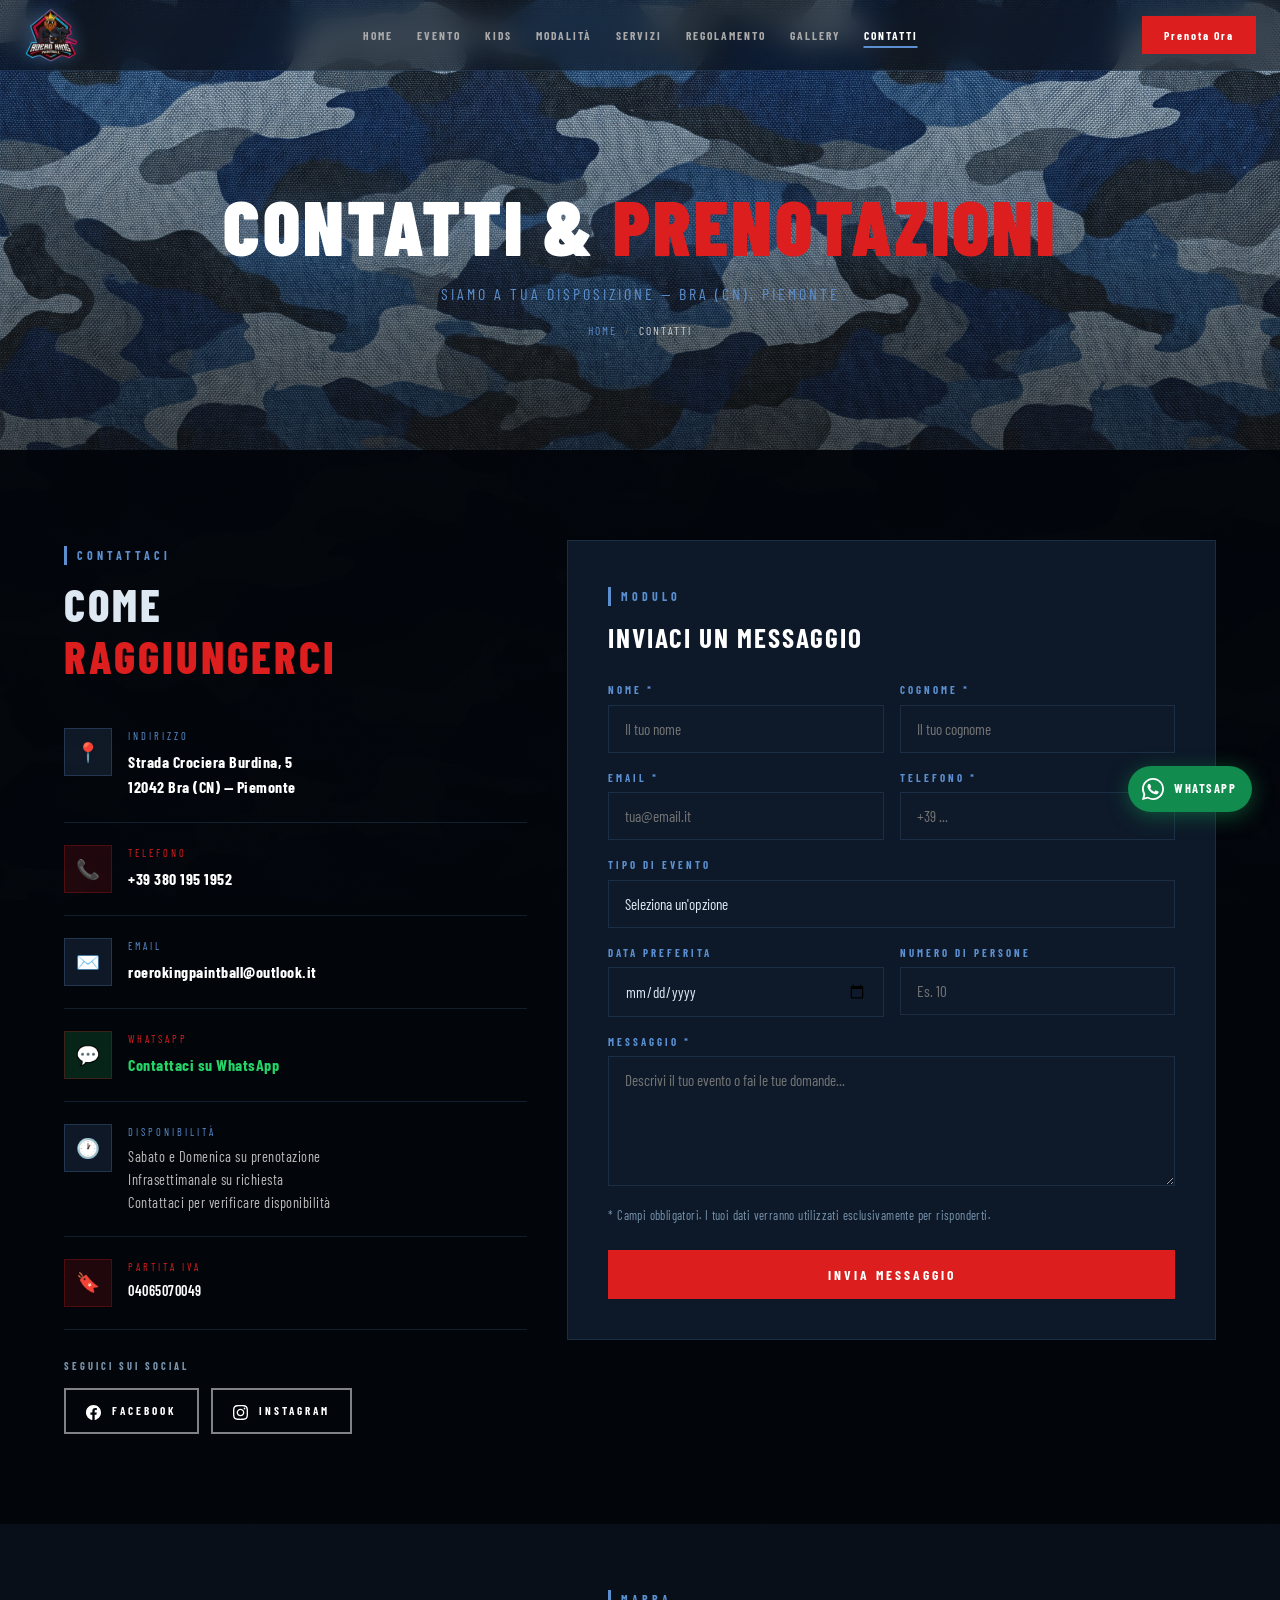
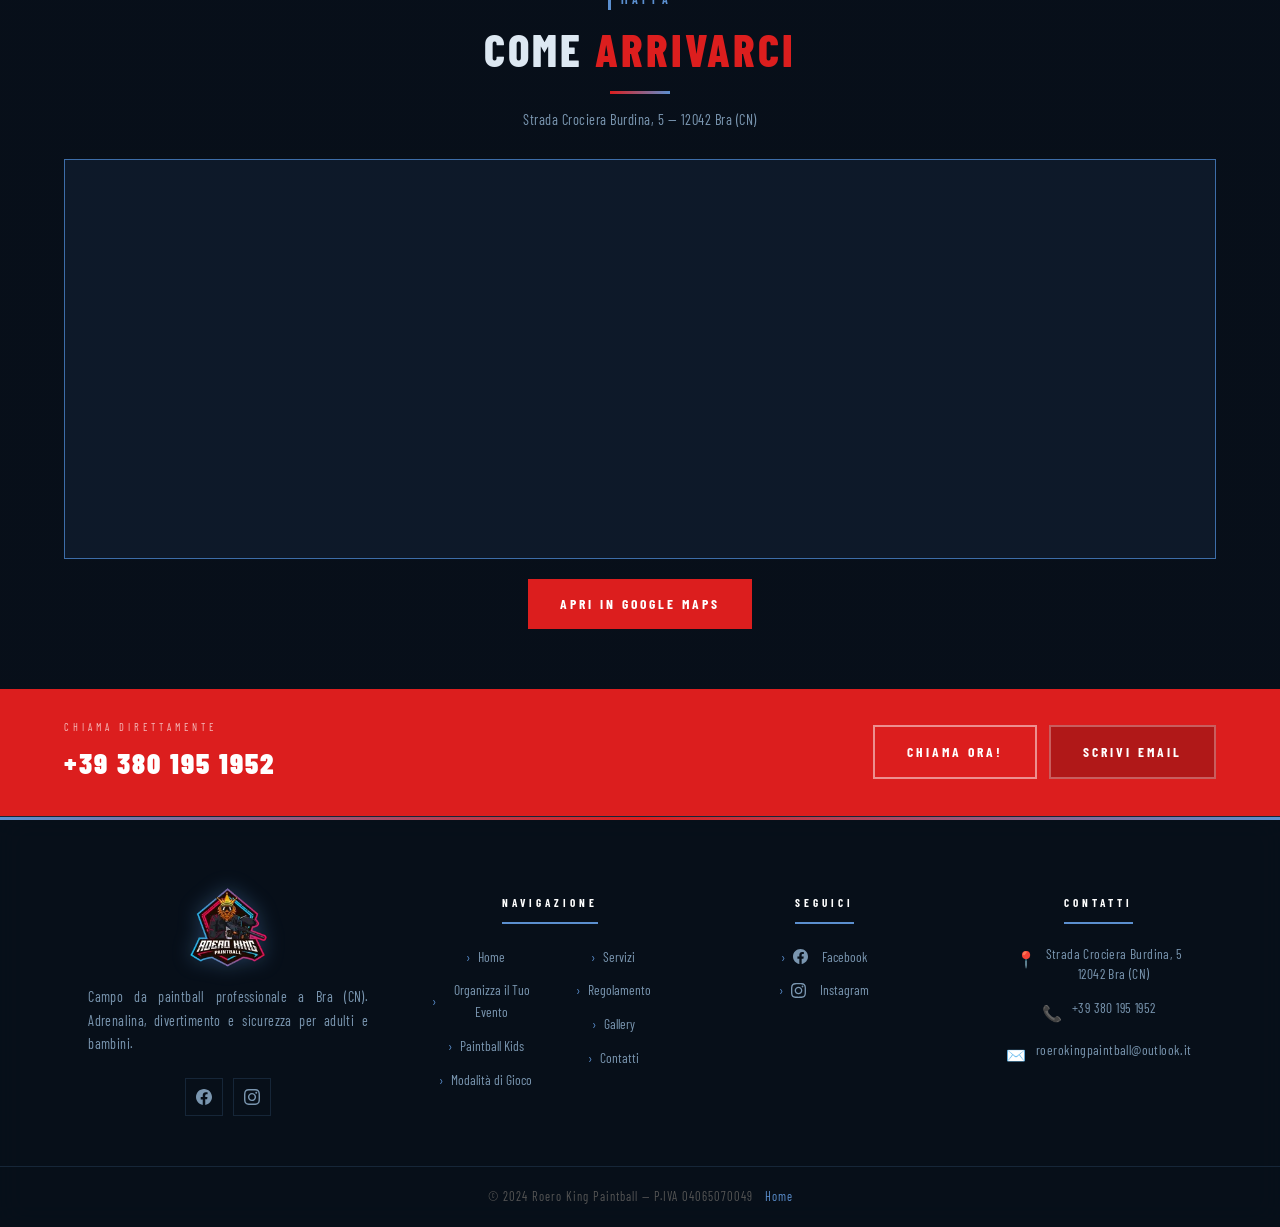
<file: contatti.html>
<!DOCTYPE html>
<html lang="it">
<head>
  <meta charset="UTF-8"/>
  <meta name="viewport" content="width=device-width, initial-scale=1.0"/>
  <title>Contatti & Prenotazioni | Roero King Paintball — Bra (CN)</title>
  <meta name="description" content="Contatta Roero King Paintball per prenotare la tua partita. Campo paintball a Strada Crociera Burdina 5, 12042 Bra (CN). Tel: +39 380 1951952"/>
  <link rel="preconnect" href="https://fonts.googleapis.com"/>
  <link href="https://fonts.googleapis.com/css2?family=Barlow+Condensed:wght@400;600;700;800;900&display=swap" rel="stylesheet"/>
  <link rel="stylesheet" href="style/style.css"/>
  <script src="scripts/main.js" defer></script>
</head>
<body>

<!-- NAVBAR -->
<nav class="navbar" id="navbar">
  <div class="nav-inner">
    <a href="index.html" class="nav-logo"><img src="Cattura-127h.webp" alt="Roero King Paintball" class="nav-logo-img"/></a>
    <div class="nav-links">
      <a href="index.html">Home</a>
      <a href="evento.html">Evento</a>
      <a href="kids.html">Kids</a>
      <a href="modalita.html">Modalità</a>
      <a href="servizi.html">Servizi</a>
      <a href="regolamento.html">Regolamento</a>
      <a href="gallery.html">Gallery</a>
      <a href="contatti.html" class="active">Contatti</a>
    </div>
    <a href="contatti.html" class="nav-cta">Prenota Ora</a>
    <button class="nav-hamburger" id="hamburger" aria-label="Menu">
      <span></span><span></span><span></span>
    </button>
  </div>
</nav>
<div class="nav-mobile" id="mobileNav">
  <div class="nav-mobile-logo">
    <a href="index.html"><img src="Cattura-127h.webp" alt="Roero King Paintball"/></a>
  </div>
  <a href="index.html">Home</a>
  <a href="evento.html">Organizza il Tuo Evento</a>
  <a href="kids.html">Kids</a>
  <a href="modalita.html">Modalità di Gioco</a>
  <a href="servizi.html">Servizi</a>
  <a href="regolamento.html">Regolamento</a>
  <a href="gallery.html">Gallery</a>
  <a href="contatti.html" class="active">Contatti</a>
  <a href="contatti.html" class="btn btn-red">Prenota Ora!</a>
  <div class="nav-mobile-social">
    <a href="https://www.facebook.com/roero_king_paintball" target="_blank" class="social-btn" aria-label="Facebook"><svg viewBox="0 0 24 24" fill="currentColor" width="18" height="18"><path d="M24 12.073C24 5.405 18.627 0 12 0S0 5.405 0 12.073C0 18.1 4.388 23.094 10.125 24v-8.437H7.078v-3.49h3.047V9.41c0-3.025 1.792-4.697 4.533-4.697 1.312 0 2.686.236 2.686.236v2.97h-1.513c-1.491 0-1.956.93-1.956 1.886v2.267h3.328l-.532 3.49h-2.796V24C19.612 23.094 24 18.1 24 12.073z"/></svg></a>
    <a href="https://www.instagram.com/roero_king_paintball" target="_blank" class="social-btn" aria-label="Instagram"><svg viewBox="0 0 24 24" fill="currentColor" width="18" height="18"><path d="M12 2.163c3.204 0 3.584.012 4.85.07 3.252.148 4.771 1.691 4.919 4.919.058 1.265.069 1.645.069 4.849 0 3.205-.012 3.584-.069 4.849-.149 3.225-1.664 4.771-4.919 4.919-1.266.058-1.644.07-4.85.07-3.204 0-3.584-.012-4.849-.07-3.26-.149-4.771-1.699-4.919-4.92-.058-1.265-.07-1.644-.07-4.849 0-3.204.013-3.583.07-4.849.149-3.227 1.664-4.771 4.919-4.919 1.266-.057 1.645-.069 4.849-.069zm0-2.163c-3.259 0-3.667.014-4.947.072-4.358.2-6.78 2.618-6.98 6.98-.059 1.281-.073 1.689-.073 4.948 0 3.259.014 3.668.072 4.948.2 4.358 2.618 6.78 6.98 6.98 1.281.058 1.689.072 4.948.072 3.259 0 3.668-.014 4.948-.072 4.354-.2 6.782-2.618 6.979-6.98.059-1.28.073-1.689.073-4.948 0-3.259-.014-3.667-.072-4.947-.196-4.354-2.617-6.78-6.979-6.98-1.281-.059-1.69-.073-4.949-.073zm0 5.838c-3.403 0-6.162 2.759-6.162 6.162s2.759 6.163 6.162 6.163 6.162-2.759 6.162-6.163c0-3.403-2.759-6.162-6.162-6.162zm0 10.162c-2.209 0-4-1.79-4-4 0-2.209 1.791-4 4-4s4 1.791 4 4c0 2.21-1.791 4-4 4zm6.406-11.845c-.796 0-1.441.645-1.441 1.44s.645 1.44 1.441 1.44c.795 0 1.439-.645 1.439-1.44s-.644-1.44-1.439-1.44z"/></svg></a>
  </div>

</div>

<div class="nav-backdrop" id="navBackdrop"></div>

<!-- PAGE HERO -->
<div class="page-hero">
  <div class="page-hero-bg" style="background-image:url('https://picsum.photos/seed/contatti-hero/1920/800');"></div>
  <div class="page-hero-grid"></div>
  <div class="page-hero-overlay"></div>
  <div class="page-hero-content">
    <h1>Contatti & <span class="text-red">Prenotazioni</span></h1>
    <p>Siamo a Tua Disposizione — Bra (CN), Piemonte</p>
    <div class="breadcrumb">
      <a href="index.html">Home</a>
      <span>/</span>
      <span style="color:#ccc;">Contatti</span>
    </div>
  </div>
</div>

<!-- CONTACT MAIN -->
<section class="section" style="background:var(--surface);">
  <div class="container">
    <div class="contact-grid reveal">

      <!-- LEFT: INFO -->
      <div>
        <span class="section-label">Contattaci</span>
        <h2 style="margin-bottom:24px;">Come<br><span class="text-red">Raggiungerci</span></h2>

        <div class="contact-info-item">
          <div class="contact-info-icon">📍</div>
          <div>
            <span class="contact-info-label">Indirizzo</span>
            <p class="contact-info-value">
              Strada Crociera Burdina, 5<br>
              12042 Bra (CN) — Piemonte
            </p>
          </div>
        </div>

        <div class="contact-info-item">
          <div class="contact-info-icon">📞</div>
          <div>
            <span class="contact-info-label">Telefono</span>
            <p class="contact-info-value">
              <a href="tel:+393801951952">+39 380 195 1952</a>
            </p>
          </div>
        </div>

        <div class="contact-info-item">
          <div class="contact-info-icon">✉️</div>
          <div>
            <span class="contact-info-label">Email</span>
            <p class="contact-info-value">
              <a href="mailto:roerokingpaintball@outlook.it">roerokingpaintball@outlook.it</a>
            </p>
          </div>
        </div>

        <div class="contact-info-item">
          <div class="contact-info-icon" style="background:rgba(37,211,102,.15); color:#25d366;">💬</div>
          <div>
            <span class="contact-info-label">WhatsApp</span>
            <p class="contact-info-value">
              <a href="https://wa.me/393801951952" target="_blank" rel="noopener" style="color:#25d366;">Contattaci su WhatsApp</a>
            </p>
          </div>
        </div>

        <div class="contact-info-item">
          <div class="contact-info-icon">🕐</div>
          <div>
            <span class="contact-info-label">Disponibilità</span>
            <p class="contact-info-value" style="font-size:.9rem; font-weight:400; color:#bbb; line-height:1.6;">
              Sabato e Domenica su prenotazione<br>
              Infrasettimanale su richiesta<br>
              Contattaci per verificare disponibilità
            </p>
          </div>
        </div>

        <div class="contact-info-item">
          <div class="contact-info-icon">🔖</div>
          <div>
            <span class="contact-info-label">Partita IVA</span>
            <p class="contact-info-value" style="font-size:.9rem; font-weight:600;">04065070049</p>
          </div>
        </div>

        <div style="margin-top:28px;">
          <p style="font-size:.65rem; font-weight:700; letter-spacing:3px; text-transform:uppercase; color:var(--muted); margin-bottom:14px;">Seguici sui Social</p>
          <div style="display:flex; gap:12px;">
            <a href="https://www.facebook.com/roero_king_paintball" target="_blank" class="btn btn-outline" style="padding:12px 20px; font-size:.7rem;"><svg viewBox="0 0 24 24" fill="currentColor" width="15" height="15" style="vertical-align:middle;margin-right:6px;flex-shrink:0"><path d="M24 12.073C24 5.405 18.627 0 12 0S0 5.405 0 12.073C0 18.1 4.388 23.094 10.125 24v-8.437H7.078v-3.49h3.047V9.41c0-3.025 1.792-4.697 4.533-4.697 1.312 0 2.686.236 2.686.236v2.97h-1.513c-1.491 0-1.956.93-1.956 1.886v2.267h3.328l-.532 3.49h-2.796V24C19.612 23.094 24 18.1 24 12.073z"/></svg> Facebook</a>
            <a href="https://www.instagram.com/roero_king_paintball" target="_blank" class="btn btn-outline" style="padding:12px 20px; font-size:.7rem;"><svg viewBox="0 0 24 24" fill="currentColor" width="15" height="15" style="vertical-align:middle;margin-right:6px;flex-shrink:0"><path d="M12 2.163c3.204 0 3.584.012 4.85.07 3.252.148 4.771 1.691 4.919 4.919.058 1.265.069 1.645.069 4.849 0 3.205-.012 3.584-.069 4.849-.149 3.225-1.664 4.771-4.919 4.919-1.266.058-1.644.07-4.85.07-3.204 0-3.584-.012-4.849-.07-3.26-.149-4.771-1.699-4.919-4.92-.058-1.265-.07-1.644-.07-4.849 0-3.204.013-3.583.07-4.849.149-3.227 1.664-4.771 4.919-4.919 1.266-.057 1.645-.069 4.849-.069zm0-2.163c-3.259 0-3.667.014-4.947.072-4.358.2-6.78 2.618-6.98 6.98-.059 1.281-.073 1.689-.073 4.948 0 3.259.014 3.668.072 4.948.2 4.358 2.618 6.78 6.98 6.98 1.281.058 1.689.072 4.948.072 3.259 0 3.668-.014 4.948-.072 4.354-.2 6.782-2.618 6.979-6.98.059-1.28.073-1.689.073-4.948 0-3.259-.014-3.667-.072-4.947-.196-4.354-2.617-6.78-6.979-6.98-1.281-.059-1.69-.073-4.949-.073zm0 5.838c-3.403 0-6.162 2.759-6.162 6.162s2.759 6.163 6.162 6.163 6.162-2.759 6.162-6.163c0-3.403-2.759-6.162-6.162-6.162zm0 10.162c-2.209 0-4-1.79-4-4 0-2.209 1.791-4 4-4s4 1.791 4 4c0 2.21-1.791 4-4 4zm6.406-11.845c-.796 0-1.441.645-1.441 1.44s.645 1.44 1.441 1.44c.795 0 1.439-.645 1.439-1.44s-.644-1.44-1.439-1.44z"/></svg> Instagram</a>
          </div>
        </div>
      </div>

      <!-- RIGHT: FORM -->
      <div>
        <div style="background:var(--card); border:1px solid var(--border); padding:40px;">
          <span class="section-label" style="margin-bottom:16px;">Modulo</span>
          <h3 style="color:#fff; margin-bottom:28px; letter-spacing:2px;">Inviaci un Messaggio</h3>

          <form class="contact-form" id="contactForm" novalidate>
            <div class="form-row">
              <div class="form-group">
                <label class="form-label" for="nome">Nome *</label>
                <input class="form-input" type="text" id="nome" name="nome" placeholder="Il tuo nome" required/>
              </div>
              <div class="form-group">
                <label class="form-label" for="cognome">Cognome *</label>
                <input class="form-input" type="text" id="cognome" name="cognome" placeholder="Il tuo cognome" required/>
              </div>
            </div>
            <div class="form-row">
              <div class="form-group">
                <label class="form-label" for="email">Email *</label>
                <input class="form-input" type="email" id="email" name="email" placeholder="tua@email.it" required/>
              </div>
              <div class="form-group">
                <label class="form-label" for="telefono">Telefono *</label>
                <input class="form-input" type="tel" id="telefono" name="telefono" placeholder="+39 ..." required/>
              </div>
            </div>
            <div class="form-group">
              <label class="form-label" for="tipo_evento">Tipo di Evento</label>
              <select class="form-select" id="tipo_evento" name="tipo_evento">
                <option value="">Seleziona un'opzione</option>
                <option value="partita">Partita Standard</option>
                <option value="compleanno">Festa di Compleanno</option>
                <option value="kids">Paintball Kids</option>
                <option value="celibato">Addio al Celibato</option>
                <option value="nubilato">Addio al Nubilato</option>
                <option value="team_building">Team Building</option>
                <option value="altro">Altro</option>
              </select>
            </div>
            <div class="form-row">
              <div class="form-group">
                <label class="form-label" for="data">Data Preferita</label>
                <input class="form-input" type="date" id="data" name="data"/>
              </div>
              <div class="form-group">
                <label class="form-label" for="persone">Numero di Persone</label>
                <input class="form-input" type="number" id="persone" name="persone" placeholder="Es. 10" min="1"/>
              </div>
            </div>
            <div class="form-group">
              <label class="form-label" for="messaggio">Messaggio *</label>
              <textarea class="form-textarea" id="messaggio" name="messaggio" placeholder="Descrivi il tuo evento o fai le tue domande..." required></textarea>
            </div>
            <p class="form-note">* Campi obbligatori. I tuoi dati verranno utilizzati esclusivamente per risponderti.</p>
            <button type="submit" class="btn btn-red" style="width:100%; margin-top:8px; font-size:.85rem; padding:16px;">
              Invia Messaggio
            </button>
          </form>
          <div id="formSuccess" style="display:none; margin-top:20px; padding:20px; background:rgba(91,143,207,.1); border:1px solid rgba(91,143,207,.3); text-align:center;">
            <p style="color:var(--blue); font-weight:700; letter-spacing:2px; text-transform:uppercase;">Messaggio Inviato!</p>
            <p style="color:var(--muted); margin-top:8px; font-size:.9rem;">Ti risponderemo il prima possibile. Puoi anche chiamarci al <a href="tel:+393801951952" style="color:var(--red);">+39 380 195 1952</a>.</p>
          </div>
        </div>
      </div>

    </div>
  </div>
</section>

<!-- MAP -->
<section class="section-sm">
  <div class="container reveal">
    <div style="text-align:center; margin-bottom:28px;">
      <span class="section-label">Mappa</span>
      <h2>Come <span class="text-red">Arrivarci</span></h2>
      <div class="divider"></div>
      <p style="color:var(--muted); margin-top:14px; font-size:.9rem; letter-spacing:.5px;">
        Strada Crociera Burdina, 5 — 12042 Bra (CN)
      </p>
    </div>
    <div class="map-container">
      <iframe
        src="https://www.google.com/maps/embed?pb=!1m18!1m12!1m3!1d2864.5!2d7.867!3d44.697!2m3!1f0!2f0!3f0!3m2!1i1024!2i768!4f13.1!3m3!1m2!1s0x12d25e2e2e2e2e2f%3A0x0!2sStrada+Crociera+Burdina+5%2C+12042+Bra+CN%2C+Italy!5e0!3m2!1sit!2sit!4v1234567890"
        allowfullscreen=""
        loading="lazy"
        referrerpolicy="no-referrer-when-downgrade"
        title="Roero King Paintball — Mappa">
      </iframe>
    </div>
    <div style="text-align:center; margin-top:20px;">
      <a href="https://www.google.com/maps/search/Strada+Crociera+Burdina+5+Bra+CN" target="_blank" class="btn btn-red">
        Apri in Google Maps
      </a>
    </div>
  </div>
</section>

<!-- QUICK CONTACT STRIP -->
<section style="background:var(--red); padding:30px 0;">
  <div class="container">
    <div style="display:flex; align-items:center; justify-content:space-between; flex-wrap:wrap; gap:20px;">
      <div>
        <p style="font-size:.65rem; letter-spacing:4px; text-transform:uppercase; color:rgba(255,255,255,.7); margin-bottom:4px;">Chiama Direttamente</p>
        <p style="font-size:1.8rem; font-weight:900; letter-spacing:2px; color:#fff;">+39 380 195 1952</p>
      </div>
      <div style="display:flex; gap:12px; flex-wrap:wrap;">
        <a href="tel:+393801951952" class="btn btn-outline">Chiama Ora!</a>
        <a href="mailto:roerokingpaintball@outlook.it" class="btn" style="background:rgba(0,0,0,.2); color:#fff; border:2px solid rgba(255,255,255,.3);">Scrivi Email</a>
      </div>
    </div>
  </div>
</section>

<!-- FOOTER -->
<footer class="footer">
  <div class="container">
    <div class="footer-grid">
      <div class="footer-brand">
        <div class="footer-logo"><img src="Cattura-127h.webp" alt="Roero King Paintball" class="footer-logo-img"/></div>
        <p class="footer-desc">Campo da paintball professionale a Bra (CN). Adrenalina, divertimento e sicurezza per adulti e bambini.</p>
        <div class="footer-social">
          <a href="https://www.facebook.com/roero_king_paintball" target="_blank" class="social-btn"><svg viewBox="0 0 24 24" fill="currentColor" width="16" height="16"><path d="M24 12.073C24 5.405 18.627 0 12 0S0 5.405 0 12.073C0 18.1 4.388 23.094 10.125 24v-8.437H7.078v-3.49h3.047V9.41c0-3.025 1.792-4.697 4.533-4.697 1.312 0 2.686.236 2.686.236v2.97h-1.513c-1.491 0-1.956.93-1.956 1.886v2.267h3.328l-.532 3.49h-2.796V24C19.612 23.094 24 18.1 24 12.073z"/></svg></a>
          <a href="https://www.instagram.com/roero_king_paintball" target="_blank" class="social-btn"><svg viewBox="0 0 24 24" fill="currentColor" width="16" height="16"><path d="M12 2.163c3.204 0 3.584.012 4.85.07 3.252.148 4.771 1.691 4.919 4.919.058 1.265.069 1.645.069 4.849 0 3.205-.012 3.584-.069 4.849-.149 3.225-1.664 4.771-4.919 4.919-1.266.058-1.644.07-4.85.07-3.204 0-3.584-.012-4.849-.07-3.26-.149-4.771-1.699-4.919-4.92-.058-1.265-.07-1.644-.07-4.849 0-3.204.013-3.583.07-4.849.149-3.227 1.664-4.771 4.919-4.919 1.266-.057 1.645-.069 4.849-.069zm0-2.163c-3.259 0-3.667.014-4.947.072-4.358.2-6.78 2.618-6.98 6.98-.059 1.281-.073 1.689-.073 4.948 0 3.259.014 3.668.072 4.948.2 4.358 2.618 6.78 6.98 6.98 1.281.058 1.689.072 4.948.072 3.259 0 3.668-.014 4.948-.072 4.354-.2 6.782-2.618 6.979-6.98.059-1.28.073-1.689.073-4.948 0-3.259-.014-3.667-.072-4.947-.196-4.354-2.617-6.78-6.979-6.98-1.281-.059-1.69-.073-4.949-.073zm0 5.838c-3.403 0-6.162 2.759-6.162 6.162s2.759 6.163 6.162 6.163 6.162-2.759 6.162-6.163c0-3.403-2.759-6.162-6.162-6.162zm0 10.162c-2.209 0-4-1.79-4-4 0-2.209 1.791-4 4-4s4 1.791 4 4c0 2.21-1.791 4-4 4zm6.406-11.845c-.796 0-1.441.645-1.441 1.44s.645 1.44 1.441 1.44c.795 0 1.439-.645 1.439-1.44s-.644-1.44-1.439-1.44z"/></svg></a>
        </div>
      </div>
      <div>
        <p class="footer-col-title">Navigazione</p>
        <div class="footer-nav-split">
          <div class="footer-links">
            <a href="index.html">Home</a>
            <a href="evento.html">Organizza il Tuo Evento</a>
            <a href="kids.html">Paintball Kids</a>
            <a href="modalita.html">Modalità di Gioco</a>
          </div>
          <div class="footer-links">
            <a href="servizi.html">Servizi</a>
            <a href="regolamento.html">Regolamento</a>
            <a href="gallery.html">Gallery</a>
            <a href="contatti.html">Contatti</a>
          </div>
        </div>
      </div>
      <div>
        <p class="footer-col-title">Seguici</p>
        <div class="footer-links">
          <a href="https://www.facebook.com/roero_king_paintball" target="_blank"><svg viewBox="0 0 24 24" fill="currentColor" width="15" height="15" style="vertical-align:middle;margin-right:6px;flex-shrink:0"><path d="M24 12.073C24 5.405 18.627 0 12 0S0 5.405 0 12.073C0 18.1 4.388 23.094 10.125 24v-8.437H7.078v-3.49h3.047V9.41c0-3.025 1.792-4.697 4.533-4.697 1.312 0 2.686.236 2.686.236v2.97h-1.513c-1.491 0-1.956.93-1.956 1.886v2.267h3.328l-.532 3.49h-2.796V24C19.612 23.094 24 18.1 24 12.073z"/></svg>Facebook</a>
          <a href="https://www.instagram.com/roero_king_paintball" target="_blank"><svg viewBox="0 0 24 24" fill="currentColor" width="15" height="15" style="vertical-align:middle;margin-right:6px;flex-shrink:0"><path d="M12 2.163c3.204 0 3.584.012 4.85.07 3.252.148 4.771 1.691 4.919 4.919.058 1.265.069 1.645.069 4.849 0 3.205-.012 3.584-.069 4.849-.149 3.225-1.664 4.771-4.919 4.919-1.266.058-1.644.07-4.85.07-3.204 0-3.584-.012-4.849-.07-3.26-.149-4.771-1.699-4.919-4.92-.058-1.265-.07-1.644-.07-4.849 0-3.204.013-3.583.07-4.849.149-3.227 1.664-4.771 4.919-4.919 1.266-.057 1.645-.069 4.849-.069zm0-2.163c-3.259 0-3.667.014-4.947.072-4.358.2-6.78 2.618-6.98 6.98-.059 1.281-.073 1.689-.073 4.948 0 3.259.014 3.668.072 4.948.2 4.358 2.618 6.78 6.98 6.98 1.281.058 1.689.072 4.948.072 3.259 0 3.668-.014 4.948-.072 4.354-.2 6.782-2.618 6.979-6.98.059-1.28.073-1.689.073-4.948 0-3.259-.014-3.667-.072-4.947-.196-4.354-2.617-6.78-6.979-6.98-1.281-.059-1.69-.073-4.949-.073zm0 5.838c-3.403 0-6.162 2.759-6.162 6.162s2.759 6.163 6.162 6.163 6.162-2.759 6.162-6.163c0-3.403-2.759-6.162-6.162-6.162zm0 10.162c-2.209 0-4-1.79-4-4 0-2.209 1.791-4 4-4s4 1.791 4 4c0 2.21-1.791 4-4 4zm6.406-11.845c-.796 0-1.441.645-1.441 1.44s.645 1.44 1.441 1.44c.795 0 1.439-.645 1.439-1.44s-.644-1.44-1.439-1.44z"/></svg>Instagram</a>
        </div>
      </div>
      <div>
        <p class="footer-col-title">Contatti</p>
        <div class="footer-contact-item"><span>📍</span><p>Strada Crociera Burdina, 5<br>12042 Bra (CN)</p></div>
        <div class="footer-contact-item"><span>📞</span><p><a href="tel:+393801951952">+39 380 195 1952</a></p></div>
        <div class="footer-contact-item"><span>✉️</span><p><a href="mailto:roerokingpaintball@outlook.it">roerokingpaintball@outlook.it</a></p></div>
      </div>
    </div>
  </div>
  <div class="footer-bottom">
    <p>© 2024 Roero King Paintball — P.IVA 04065070049</p>
    <p><a href="index.html">Home</a></p>
  </div>
</footer>

<a class="whatsapp-float" href="https://wa.me/393801951952" target="_blank" rel="noopener" aria-label="Contattaci su WhatsApp">
  <svg viewBox="0 0 32 32" xmlns="http://www.w3.org/2000/svg"><path d="M16 0C7.164 0 0 7.163 0 16c0 2.822.737 5.469 2.027 7.774L0 32l8.476-2.004A15.94 15.94 0 0016 32c8.836 0 16-7.163 16-16S24.836 0 16 0zm0 29.333a13.28 13.28 0 01-6.77-1.851l-.486-.289-5.03 1.19 1.216-4.904-.318-.503A13.267 13.267 0 012.667 16C2.667 8.636 8.636 2.667 16 2.667c7.363 0 13.333 5.97 13.333 13.333 0 7.364-5.97 13.333-13.333 13.333zm7.307-9.987c-.4-.2-2.368-1.168-2.735-1.302-.366-.133-.633-.2-.9.2-.266.4-1.033 1.302-1.266 1.568-.234.267-.467.3-.867.1-.4-.2-1.687-.622-3.213-1.982-1.187-1.059-1.989-2.367-2.222-2.767-.234-.4-.025-.616.175-.815.18-.179.4-.467.6-.7.2-.234.267-.4.4-.667.133-.267.067-.5-.033-.7-.1-.2-.9-2.167-1.233-2.967-.325-.78-.656-.674-.9-.686l-.767-.013c-.267 0-.7.1-1.067.5-.366.4-1.4 1.367-1.4 3.334 0 1.966 1.434 3.867 1.634 4.133.2.267 2.82 4.302 6.833 6.034.955.413 1.7.66 2.282.845.958.305 1.831.262 2.52.159.769-.115 2.368-.968 2.701-1.902.333-.933.333-1.733.233-1.9-.1-.167-.366-.267-.766-.467z"/></svg>
  WhatsApp
</a>

<button class="scroll-top" id="scrollTop" aria-label="Torna su">↑</button>
</body>
</html>
</file>
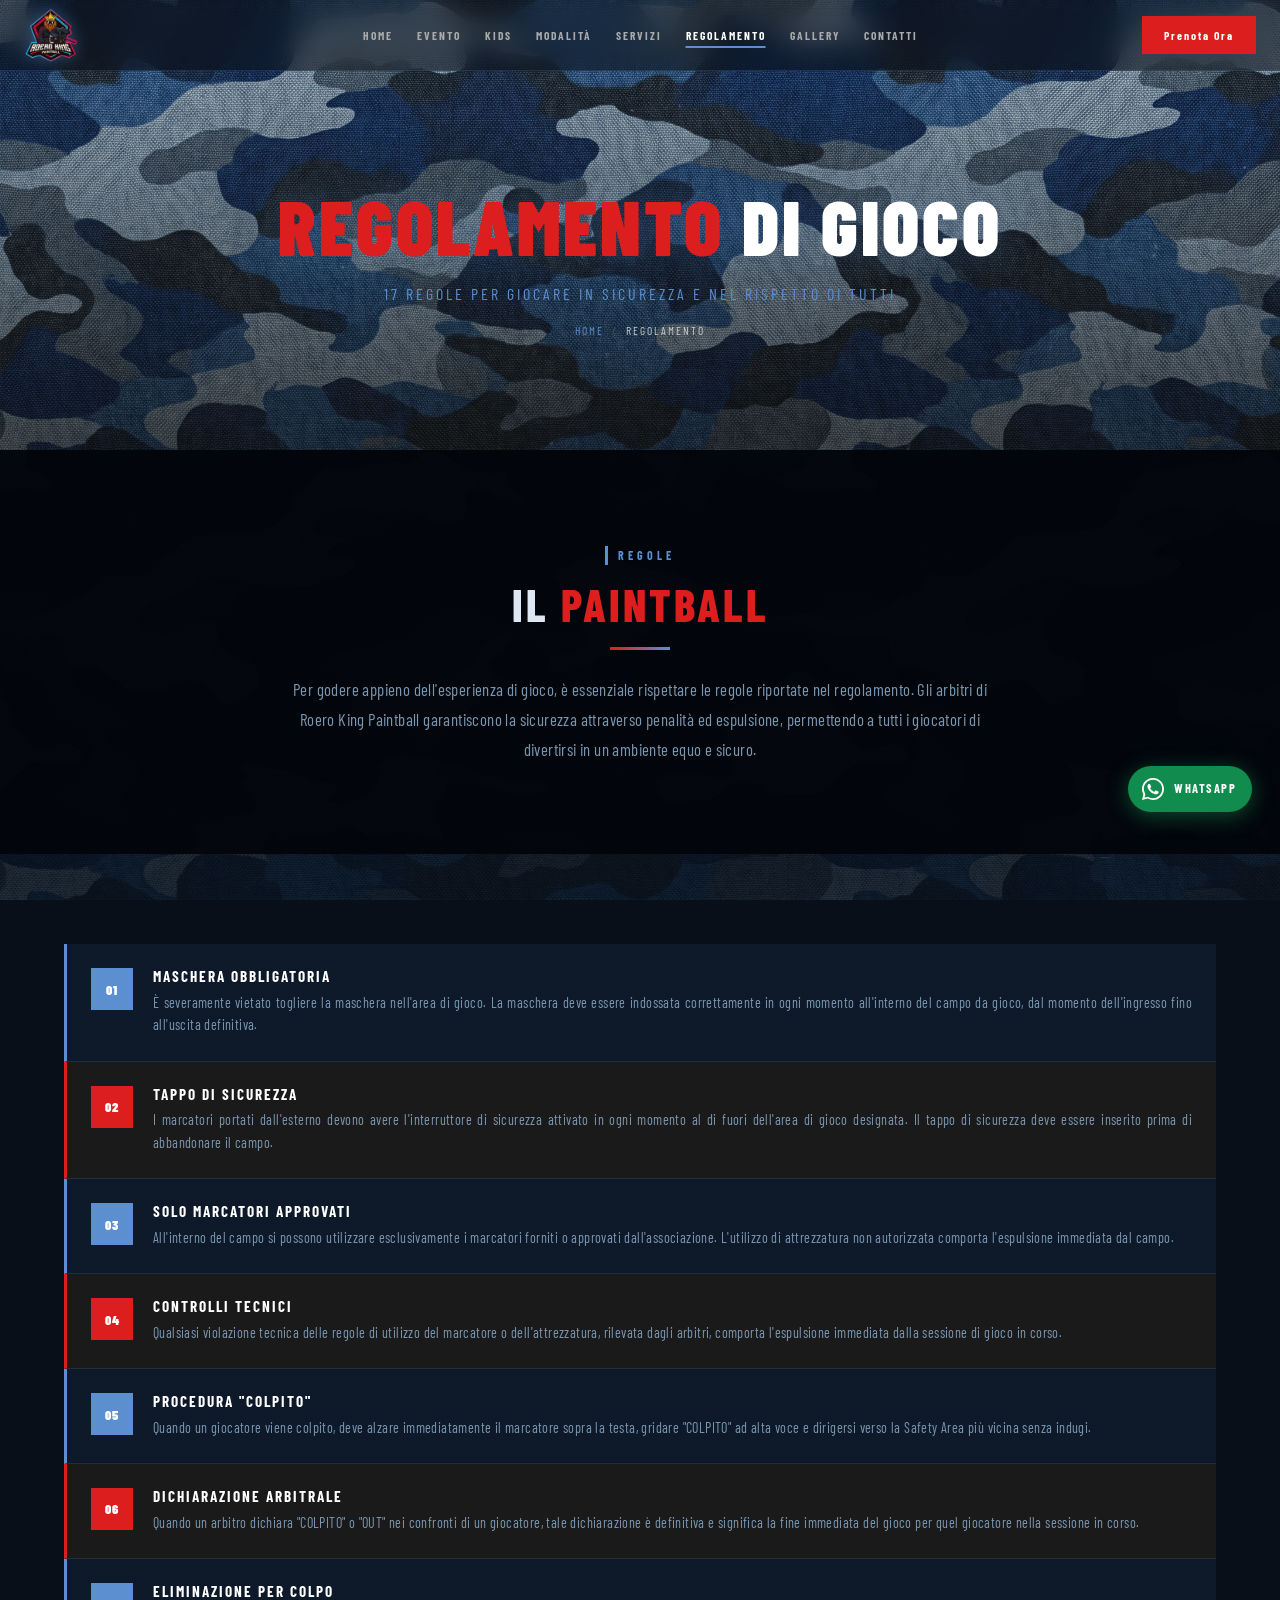
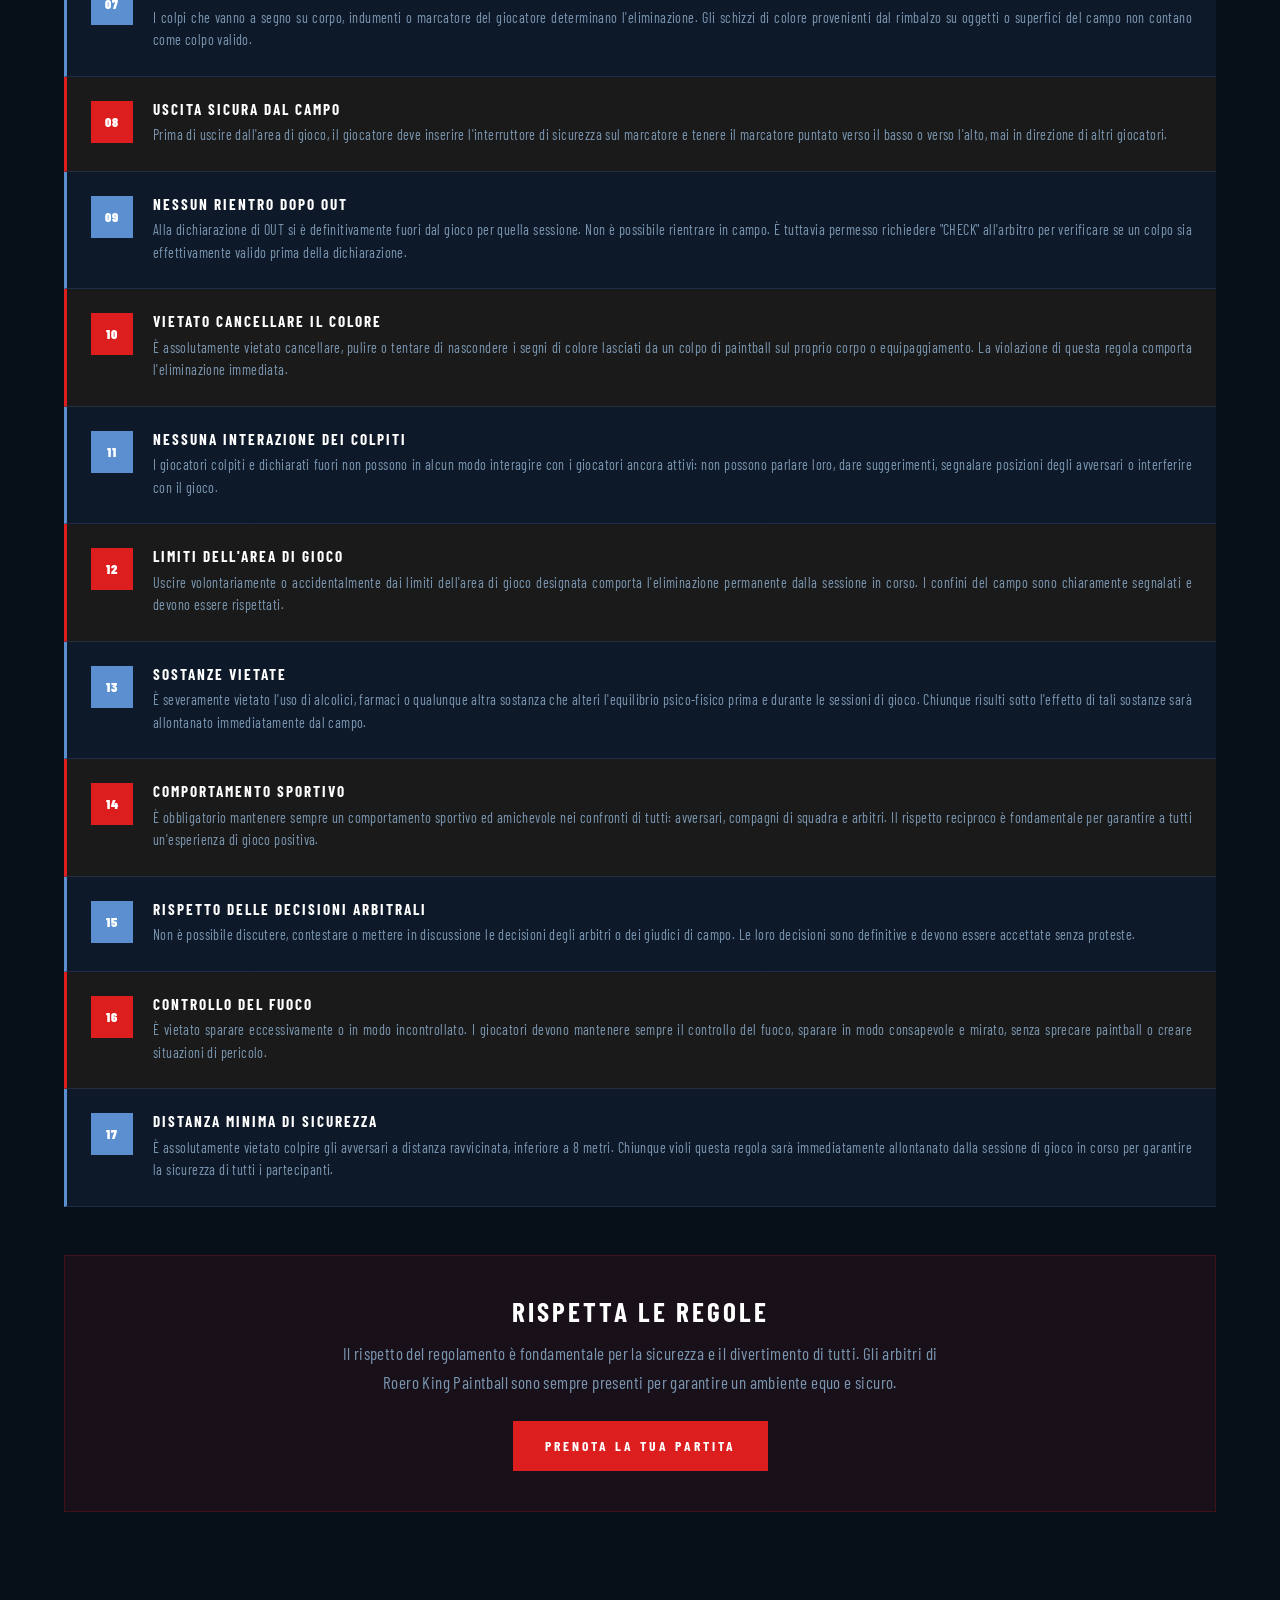
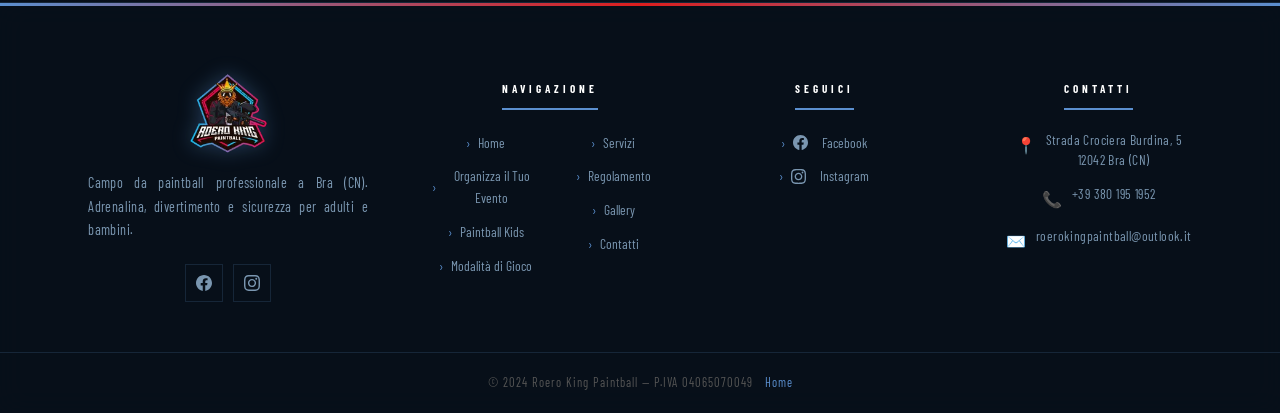
<file: regolamento.html>
<!DOCTYPE html>
<html lang="it">
<head>
  <meta charset="UTF-8"/>
  <meta name="viewport" content="width=device-width, initial-scale=1.0"/>
  <title>Regolamento | Roero King Paintball — Bra (CN)</title>
  <meta name="description" content="Regolamento completo di Roero King Paintball. 17 regole fondamentali per giocare in sicurezza e nel rispetto di tutti. Campo paintball a Bra (CN)."/>
  <link rel="preconnect" href="https://fonts.googleapis.com"/>
  <link href="https://fonts.googleapis.com/css2?family=Barlow+Condensed:wght@400;600;700;800;900&display=swap" rel="stylesheet"/>
  <link rel="stylesheet" href="style/style.css"/>
  <script src="scripts/main.js" defer></script>
</head>
<body>

<!-- NAVBAR -->
<nav class="navbar" id="navbar">
  <div class="nav-inner">
    <a href="index.html" class="nav-logo"><img src="Cattura-127h.webp" alt="Roero King Paintball" class="nav-logo-img"/></a>
    <div class="nav-links">
      <a href="index.html">Home</a>
      <a href="evento.html">Evento</a>
      <a href="kids.html">Kids</a>
      <a href="modalita.html">Modalità</a>
      <a href="servizi.html">Servizi</a>
      <a href="regolamento.html" class="active">Regolamento</a>
      <a href="gallery.html">Gallery</a>
      <a href="contatti.html">Contatti</a>
    </div>
    <a href="contatti.html" class="nav-cta">Prenota Ora</a>
    <button class="nav-hamburger" id="hamburger" aria-label="Menu">
      <span></span><span></span><span></span>
    </button>
  </div>
</nav>
<div class="nav-mobile" id="mobileNav">
  <div class="nav-mobile-logo">
    <a href="index.html"><img src="Cattura-127h.webp" alt="Roero King Paintball"/></a>
  </div>
  <a href="index.html">Home</a>
  <a href="evento.html">Organizza il Tuo Evento</a>
  <a href="kids.html">Kids</a>
  <a href="modalita.html">Modalità di Gioco</a>
  <a href="servizi.html">Servizi</a>
  <a href="regolamento.html" class="active">Regolamento</a>
  <a href="gallery.html">Gallery</a>
  <a href="contatti.html">Contatti</a>
  <a href="contatti.html" class="btn btn-red">Prenota Ora!</a>
  <div class="nav-mobile-social">
    <a href="https://www.facebook.com/roero_king_paintball" target="_blank" class="social-btn" aria-label="Facebook"><svg viewBox="0 0 24 24" fill="currentColor" width="18" height="18"><path d="M24 12.073C24 5.405 18.627 0 12 0S0 5.405 0 12.073C0 18.1 4.388 23.094 10.125 24v-8.437H7.078v-3.49h3.047V9.41c0-3.025 1.792-4.697 4.533-4.697 1.312 0 2.686.236 2.686.236v2.97h-1.513c-1.491 0-1.956.93-1.956 1.886v2.267h3.328l-.532 3.49h-2.796V24C19.612 23.094 24 18.1 24 12.073z"/></svg></a>
    <a href="https://www.instagram.com/roero_king_paintball" target="_blank" class="social-btn" aria-label="Instagram"><svg viewBox="0 0 24 24" fill="currentColor" width="18" height="18"><path d="M12 2.163c3.204 0 3.584.012 4.85.07 3.252.148 4.771 1.691 4.919 4.919.058 1.265.069 1.645.069 4.849 0 3.205-.012 3.584-.069 4.849-.149 3.225-1.664 4.771-4.919 4.919-1.266.058-1.644.07-4.85.07-3.204 0-3.584-.012-4.849-.07-3.26-.149-4.771-1.699-4.919-4.92-.058-1.265-.07-1.644-.07-4.849 0-3.204.013-3.583.07-4.849.149-3.227 1.664-4.771 4.919-4.919 1.266-.057 1.645-.069 4.849-.069zm0-2.163c-3.259 0-3.667.014-4.947.072-4.358.2-6.78 2.618-6.98 6.98-.059 1.281-.073 1.689-.073 4.948 0 3.259.014 3.668.072 4.948.2 4.358 2.618 6.78 6.98 6.98 1.281.058 1.689.072 4.948.072 3.259 0 3.668-.014 4.948-.072 4.354-.2 6.782-2.618 6.979-6.98.059-1.28.073-1.689.073-4.948 0-3.259-.014-3.667-.072-4.947-.196-4.354-2.617-6.78-6.979-6.98-1.281-.059-1.69-.073-4.949-.073zm0 5.838c-3.403 0-6.162 2.759-6.162 6.162s2.759 6.163 6.162 6.163 6.162-2.759 6.162-6.163c0-3.403-2.759-6.162-6.162-6.162zm0 10.162c-2.209 0-4-1.79-4-4 0-2.209 1.791-4 4-4s4 1.791 4 4c0 2.21-1.791 4-4 4zm6.406-11.845c-.796 0-1.441.645-1.441 1.44s.645 1.44 1.441 1.44c.795 0 1.439-.645 1.439-1.44s-.644-1.44-1.439-1.44z"/></svg></a>
  </div>

</div>

<div class="nav-backdrop" id="navBackdrop"></div>

<!-- PAGE HERO -->
<div class="page-hero">
  <div class="page-hero-bg" style="background-image:url('https://picsum.photos/seed/regolamento-hero/1920/800');"></div>
  <div class="page-hero-grid"></div>
  <div class="page-hero-overlay"></div>
  <div class="page-hero-content">
    <h1><span class="text-red">Regolamento</span> di Gioco</h1>
    <p>17 Regole per Giocare in Sicurezza e nel Rispetto di Tutti</p>
    <div class="breadcrumb">
      <a href="index.html">Home</a>
      <span>/</span>
      <span style="color:#ccc;">Regolamento</span>
    </div>
  </div>
</div>

<!-- INTRO -->
<section class="section" style="background:var(--surface);">
  <div class="container">
    <div style="max-width:720px; margin:0 auto; text-align:center;" class="reveal">
      <span class="section-label">Regole</span>
      <h2>Il <span class="text-red">Paintball</span></h2>
      <div class="divider" style="margin-bottom:24px;"></div>
      <p style="color:var(--muted); font-size:1.05rem; line-height:1.8;">
        Per godere appieno dell'esperienza di gioco, è essenziale rispettare le regole riportate nel regolamento. Gli arbitri di Roero King Paintball garantiscono la sicurezza attraverso penalità ed espulsione, permettendo a tutti i giocatori di divertirsi in un ambiente equo e sicuro.
      </p>
    </div>
  </div>
</section>

<!-- RULES -->
<section class="section">
  <div class="container">
    <div class="reveal">
      <div class="rules-list">

        <div class="rule-item">
          <div class="rule-number">01</div>
          <div class="rule-content">
            <h4>Maschera Obbligatoria</h4>
            <p>È severamente vietato togliere la maschera nell'area di gioco. La maschera deve essere indossata correttamente in ogni momento all'interno del campo da gioco, dal momento dell'ingresso fino all'uscita definitiva.</p>
          </div>
        </div>

        <div class="rule-item">
          <div class="rule-number">02</div>
          <div class="rule-content">
            <h4>Tappo di Sicurezza</h4>
            <p>I marcatori portati dall'esterno devono avere l'interruttore di sicurezza attivato in ogni momento al di fuori dell'area di gioco designata. Il tappo di sicurezza deve essere inserito prima di abbandonare il campo.</p>
          </div>
        </div>

        <div class="rule-item">
          <div class="rule-number">03</div>
          <div class="rule-content">
            <h4>Solo Marcatori Approvati</h4>
            <p>All'interno del campo si possono utilizzare esclusivamente i marcatori forniti o approvati dall'associazione. L'utilizzo di attrezzatura non autorizzata comporta l'espulsione immediata dal campo.</p>
          </div>
        </div>

        <div class="rule-item">
          <div class="rule-number">04</div>
          <div class="rule-content">
            <h4>Controlli Tecnici</h4>
            <p>Qualsiasi violazione tecnica delle regole di utilizzo del marcatore o dell'attrezzatura, rilevata dagli arbitri, comporta l'espulsione immediata dalla sessione di gioco in corso.</p>
          </div>
        </div>

        <div class="rule-item">
          <div class="rule-number">05</div>
          <div class="rule-content">
            <h4>Procedura "Colpito"</h4>
            <p>Quando un giocatore viene colpito, deve alzare immediatamente il marcatore sopra la testa, gridare "COLPITO" ad alta voce e dirigersi verso la Safety Area più vicina senza indugi.</p>
          </div>
        </div>

        <div class="rule-item">
          <div class="rule-number">06</div>
          <div class="rule-content">
            <h4>Dichiarazione Arbitrale</h4>
            <p>Quando un arbitro dichiara "COLPITO" o "OUT" nei confronti di un giocatore, tale dichiarazione è definitiva e significa la fine immediata del gioco per quel giocatore nella sessione in corso.</p>
          </div>
        </div>

        <div class="rule-item">
          <div class="rule-number">07</div>
          <div class="rule-content">
            <h4>Eliminazione per Colpo</h4>
            <p>I colpi che vanno a segno su corpo, indumenti o marcatore del giocatore determinano l'eliminazione. Gli schizzi di colore provenienti dal rimbalzo su oggetti o superfici del campo non contano come colpo valido.</p>
          </div>
        </div>

        <div class="rule-item">
          <div class="rule-number">08</div>
          <div class="rule-content">
            <h4>Uscita Sicura dal Campo</h4>
            <p>Prima di uscire dall'area di gioco, il giocatore deve inserire l'interruttore di sicurezza sul marcatore e tenere il marcatore puntato verso il basso o verso l'alto, mai in direzione di altri giocatori.</p>
          </div>
        </div>

        <div class="rule-item">
          <div class="rule-number">09</div>
          <div class="rule-content">
            <h4>Nessun Rientro dopo OUT</h4>
            <p>Alla dichiarazione di OUT si è definitivamente fuori dal gioco per quella sessione. Non è possibile rientrare in campo. È tuttavia permesso richiedere "CHECK" all'arbitro per verificare se un colpo sia effettivamente valido prima della dichiarazione.</p>
          </div>
        </div>

        <div class="rule-item">
          <div class="rule-number">10</div>
          <div class="rule-content">
            <h4>Vietato Cancellare il Colore</h4>
            <p>È assolutamente vietato cancellare, pulire o tentare di nascondere i segni di colore lasciati da un colpo di paintball sul proprio corpo o equipaggiamento. La violazione di questa regola comporta l'eliminazione immediata.</p>
          </div>
        </div>

        <div class="rule-item">
          <div class="rule-number">11</div>
          <div class="rule-content">
            <h4>Nessuna Interazione dei Colpiti</h4>
            <p>I giocatori colpiti e dichiarati fuori non possono in alcun modo interagire con i giocatori ancora attivi: non possono parlare loro, dare suggerimenti, segnalare posizioni degli avversari o interferire con il gioco.</p>
          </div>
        </div>

        <div class="rule-item">
          <div class="rule-number">12</div>
          <div class="rule-content">
            <h4>Limiti dell'Area di Gioco</h4>
            <p>Uscire volontariamente o accidentalmente dai limiti dell'area di gioco designata comporta l'eliminazione permanente dalla sessione in corso. I confini del campo sono chiaramente segnalati e devono essere rispettati.</p>
          </div>
        </div>

        <div class="rule-item">
          <div class="rule-number">13</div>
          <div class="rule-content">
            <h4>Sostanze Vietate</h4>
            <p>È severamente vietato l'uso di alcolici, farmaci o qualunque altra sostanza che alteri l'equilibrio psico-fisico prima e durante le sessioni di gioco. Chiunque risulti sotto l'effetto di tali sostanze sarà allontanato immediatamente dal campo.</p>
          </div>
        </div>

        <div class="rule-item">
          <div class="rule-number">14</div>
          <div class="rule-content">
            <h4>Comportamento Sportivo</h4>
            <p>È obbligatorio mantenere sempre un comportamento sportivo ed amichevole nei confronti di tutti: avversari, compagni di squadra e arbitri. Il rispetto reciproco è fondamentale per garantire a tutti un'esperienza di gioco positiva.</p>
          </div>
        </div>

        <div class="rule-item">
          <div class="rule-number">15</div>
          <div class="rule-content">
            <h4>Rispetto delle Decisioni Arbitrali</h4>
            <p>Non è possibile discutere, contestare o mettere in discussione le decisioni degli arbitri o dei giudici di campo. Le loro decisioni sono definitive e devono essere accettate senza proteste.</p>
          </div>
        </div>

        <div class="rule-item">
          <div class="rule-number">16</div>
          <div class="rule-content">
            <h4>Controllo del Fuoco</h4>
            <p>È vietato sparare eccessivamente o in modo incontrollato. I giocatori devono mantenere sempre il controllo del fuoco, sparare in modo consapevole e mirato, senza sprecare paintball o creare situazioni di pericolo.</p>
          </div>
        </div>

        <div class="rule-item">
          <div class="rule-number">17</div>
          <div class="rule-content">
            <h4>Distanza Minima di Sicurezza</h4>
            <p>È assolutamente vietato colpire gli avversari a distanza ravvicinata, inferiore a 8 metri. Chiunque violi questa regola sarà immediatamente allontanato dalla sessione di gioco in corso per garantire la sicurezza di tutti i partecipanti.</p>
          </div>
        </div>

      </div>
    </div>

    <div style="text-align:center; margin-top:48px; padding:40px; background:rgba(220,30,30,.08); border:1px solid rgba(220,30,30,.2);" class="reveal">
      <h3 style="color:#fff; margin-bottom:12px; letter-spacing:3px;">RISPETTA LE REGOLE</h3>
      <p style="color:var(--muted); line-height:1.7; max-width:600px; margin:0 auto 24px;">
        Il rispetto del regolamento è fondamentale per la sicurezza e il divertimento di tutti. Gli arbitri di Roero King Paintball sono sempre presenti per garantire un ambiente equo e sicuro.
      </p>
      <a href="contatti.html" class="btn btn-red">Prenota la Tua Partita</a>
    </div>
  </div>
</section>

<!-- FOOTER -->
<footer class="footer">
  <div class="container">
    <div class="footer-grid">
      <div class="footer-brand">
        <div class="footer-logo"><img src="Cattura-127h.webp" alt="Roero King Paintball" class="footer-logo-img"/></div>
        <p class="footer-desc">Campo da paintball professionale a Bra (CN). Adrenalina, divertimento e sicurezza per adulti e bambini.</p>
        <div class="footer-social">
          <a href="https://www.facebook.com/roero_king_paintball" target="_blank" class="social-btn"><svg viewBox="0 0 24 24" fill="currentColor" width="16" height="16"><path d="M24 12.073C24 5.405 18.627 0 12 0S0 5.405 0 12.073C0 18.1 4.388 23.094 10.125 24v-8.437H7.078v-3.49h3.047V9.41c0-3.025 1.792-4.697 4.533-4.697 1.312 0 2.686.236 2.686.236v2.97h-1.513c-1.491 0-1.956.93-1.956 1.886v2.267h3.328l-.532 3.49h-2.796V24C19.612 23.094 24 18.1 24 12.073z"/></svg></a>
          <a href="https://www.instagram.com/roero_king_paintball" target="_blank" class="social-btn"><svg viewBox="0 0 24 24" fill="currentColor" width="16" height="16"><path d="M12 2.163c3.204 0 3.584.012 4.85.07 3.252.148 4.771 1.691 4.919 4.919.058 1.265.069 1.645.069 4.849 0 3.205-.012 3.584-.069 4.849-.149 3.225-1.664 4.771-4.919 4.919-1.266.058-1.644.07-4.85.07-3.204 0-3.584-.012-4.849-.07-3.26-.149-4.771-1.699-4.919-4.92-.058-1.265-.07-1.644-.07-4.849 0-3.204.013-3.583.07-4.849.149-3.227 1.664-4.771 4.919-4.919 1.266-.057 1.645-.069 4.849-.069zm0-2.163c-3.259 0-3.667.014-4.947.072-4.358.2-6.78 2.618-6.98 6.98-.059 1.281-.073 1.689-.073 4.948 0 3.259.014 3.668.072 4.948.2 4.358 2.618 6.78 6.98 6.98 1.281.058 1.689.072 4.948.072 3.259 0 3.668-.014 4.948-.072 4.354-.2 6.782-2.618 6.979-6.98.059-1.28.073-1.689.073-4.948 0-3.259-.014-3.667-.072-4.947-.196-4.354-2.617-6.78-6.979-6.98-1.281-.059-1.69-.073-4.949-.073zm0 5.838c-3.403 0-6.162 2.759-6.162 6.162s2.759 6.163 6.162 6.163 6.162-2.759 6.162-6.163c0-3.403-2.759-6.162-6.162-6.162zm0 10.162c-2.209 0-4-1.79-4-4 0-2.209 1.791-4 4-4s4 1.791 4 4c0 2.21-1.791 4-4 4zm6.406-11.845c-.796 0-1.441.645-1.441 1.44s.645 1.44 1.441 1.44c.795 0 1.439-.645 1.439-1.44s-.644-1.44-1.439-1.44z"/></svg></a>
        </div>
      </div>
      <div>
        <p class="footer-col-title">Navigazione</p>
        <div class="footer-nav-split">
          <div class="footer-links">
            <a href="index.html">Home</a>
            <a href="evento.html">Organizza il Tuo Evento</a>
            <a href="kids.html">Paintball Kids</a>
            <a href="modalita.html">Modalità di Gioco</a>
          </div>
          <div class="footer-links">
            <a href="servizi.html">Servizi</a>
            <a href="regolamento.html">Regolamento</a>
            <a href="gallery.html">Gallery</a>
            <a href="contatti.html">Contatti</a>
          </div>
        </div>
      </div>
      <div>
        <p class="footer-col-title">Seguici</p>
        <div class="footer-links">
          <a href="https://www.facebook.com/roero_king_paintball" target="_blank"><svg viewBox="0 0 24 24" fill="currentColor" width="15" height="15" style="vertical-align:middle;margin-right:6px;flex-shrink:0"><path d="M24 12.073C24 5.405 18.627 0 12 0S0 5.405 0 12.073C0 18.1 4.388 23.094 10.125 24v-8.437H7.078v-3.49h3.047V9.41c0-3.025 1.792-4.697 4.533-4.697 1.312 0 2.686.236 2.686.236v2.97h-1.513c-1.491 0-1.956.93-1.956 1.886v2.267h3.328l-.532 3.49h-2.796V24C19.612 23.094 24 18.1 24 12.073z"/></svg>Facebook</a>
          <a href="https://www.instagram.com/roero_king_paintball" target="_blank"><svg viewBox="0 0 24 24" fill="currentColor" width="15" height="15" style="vertical-align:middle;margin-right:6px;flex-shrink:0"><path d="M12 2.163c3.204 0 3.584.012 4.85.07 3.252.148 4.771 1.691 4.919 4.919.058 1.265.069 1.645.069 4.849 0 3.205-.012 3.584-.069 4.849-.149 3.225-1.664 4.771-4.919 4.919-1.266.058-1.644.07-4.85.07-3.204 0-3.584-.012-4.849-.07-3.26-.149-4.771-1.699-4.919-4.92-.058-1.265-.07-1.644-.07-4.849 0-3.204.013-3.583.07-4.849.149-3.227 1.664-4.771 4.919-4.919 1.266-.057 1.645-.069 4.849-.069zm0-2.163c-3.259 0-3.667.014-4.947.072-4.358.2-6.78 2.618-6.98 6.98-.059 1.281-.073 1.689-.073 4.948 0 3.259.014 3.668.072 4.948.2 4.358 2.618 6.78 6.98 6.98 1.281.058 1.689.072 4.948.072 3.259 0 3.668-.014 4.948-.072 4.354-.2 6.782-2.618 6.979-6.98.059-1.28.073-1.689.073-4.948 0-3.259-.014-3.667-.072-4.947-.196-4.354-2.617-6.78-6.979-6.98-1.281-.059-1.69-.073-4.949-.073zm0 5.838c-3.403 0-6.162 2.759-6.162 6.162s2.759 6.163 6.162 6.163 6.162-2.759 6.162-6.163c0-3.403-2.759-6.162-6.162-6.162zm0 10.162c-2.209 0-4-1.79-4-4 0-2.209 1.791-4 4-4s4 1.791 4 4c0 2.21-1.791 4-4 4zm6.406-11.845c-.796 0-1.441.645-1.441 1.44s.645 1.44 1.441 1.44c.795 0 1.439-.645 1.439-1.44s-.644-1.44-1.439-1.44z"/></svg>Instagram</a>
        </div>
      </div>
      <div>
        <p class="footer-col-title">Contatti</p>
        <div class="footer-contact-item"><span>📍</span><p>Strada Crociera Burdina, 5<br>12042 Bra (CN)</p></div>
        <div class="footer-contact-item"><span>📞</span><p><a href="tel:+393801951952">+39 380 195 1952</a></p></div>
        <div class="footer-contact-item"><span>✉️</span><p><a href="mailto:roerokingpaintball@outlook.it">roerokingpaintball@outlook.it</a></p></div>
      </div>
    </div>
  </div>
  <div class="footer-bottom">
    <p>© 2024 Roero King Paintball — P.IVA 04065070049</p>
    <p><a href="index.html">Home</a></p>
  </div>
</footer>

<a class="whatsapp-float" href="https://wa.me/393801951952" target="_blank" rel="noopener" aria-label="Contattaci su WhatsApp">
  <svg viewBox="0 0 32 32" xmlns="http://www.w3.org/2000/svg"><path d="M16 0C7.164 0 0 7.163 0 16c0 2.822.737 5.469 2.027 7.774L0 32l8.476-2.004A15.94 15.94 0 0016 32c8.836 0 16-7.163 16-16S24.836 0 16 0zm0 29.333a13.28 13.28 0 01-6.77-1.851l-.486-.289-5.03 1.19 1.216-4.904-.318-.503A13.267 13.267 0 012.667 16C2.667 8.636 8.636 2.667 16 2.667c7.363 0 13.333 5.97 13.333 13.333 0 7.364-5.97 13.333-13.333 13.333zm7.307-9.987c-.4-.2-2.368-1.168-2.735-1.302-.366-.133-.633-.2-.9.2-.266.4-1.033 1.302-1.266 1.568-.234.267-.467.3-.867.1-.4-.2-1.687-.622-3.213-1.982-1.187-1.059-1.989-2.367-2.222-2.767-.234-.4-.025-.616.175-.815.18-.179.4-.467.6-.7.2-.234.267-.4.4-.667.133-.267.067-.5-.033-.7-.1-.2-.9-2.167-1.233-2.967-.325-.78-.656-.674-.9-.686l-.767-.013c-.267 0-.7.1-1.067.5-.366.4-1.4 1.367-1.4 3.334 0 1.966 1.434 3.867 1.634 4.133.2.267 2.82 4.302 6.833 6.034.955.413 1.7.66 2.282.845.958.305 1.831.262 2.52.159.769-.115 2.368-.968 2.701-1.902.333-.933.333-1.733.233-1.9-.1-.167-.366-.267-.766-.467z"/></svg>
  WhatsApp
</a>

<button class="scroll-top" id="scrollTop" aria-label="Torna su">↑</button>
</body>
</html>
</file>
<file: style/style.css>
:root {
  --red:        #dc1e1e;
  --red-dark:   #a81515;
  --blue:       #5b8fcf;
  --blue-dark:  #3d6da8;
  --blue-dim:   rgba(91,143,207,.14);
  --blue-glow:  rgba(91,143,207,.38);
  --red-dim:    rgba(220,30,30,.13);
  --red-glow:   rgba(220,30,30,.38);
  --bg:         rgba(8,16,26,.82);
  --surface:    rgba(10,20,32,.88);
  --card:       rgba(14,26,42,.93);
  --border:     rgba(80,120,170,.22);
  --text:       #dde8f2;
  --muted:      #7a96b0;
  --font:       'Barlow Condensed', 'Arial Narrow', Arial, sans-serif;
}

/* RESET */
*, *::before, *::after { box-sizing: border-box; margin: 0; padding: 0; }
html { scroll-behavior: smooth; }
body {
  background-color: #08101a;
  background-image: url('../background.png');
  background-size: cover;
  background-position: center top;
  background-attachment: fixed;
  color: var(--text);
  font-family: var(--font);
  font-size: 17px;
  line-height: 1.6;
  overflow-x: hidden;
}

/* Dark overlay on sections for readability */
.section,
.section-sm {
  background-image: linear-gradient(var(--bg), var(--bg));
  background-size: auto;
  background-blend-mode: multiply;
}

/* "surface" sections get a slightly lighter blue tint */
.section[style*="background"],
.section-sm[style*="background"] {
  background-image: linear-gradient(var(--surface), var(--surface)) !important;
  background-size: auto;
  background-blend-mode: multiply;
}

.stats-bar,
.cta-banner,
.footer {
  background-image: none;
}

.page-hero {
  background-image: none;
}
img { display: block; max-width: 100%; }
a { color: inherit; text-decoration: none; }
ul { list-style: none; }

/* TYPOGRAPHY */
h1, h2, h3, h4, h5 {
  text-transform: uppercase;
  letter-spacing: 3px;
  line-height: 1.15;
}
h1 { font-size: clamp(2.4rem, 6vw, 5rem); font-weight: 900; }
h2 { font-size: clamp(1.8rem, 4vw, 2.8rem); font-weight: 800; }
h3 { font-size: clamp(1.2rem, 3vw, 1.7rem); font-weight: 700; }
p  { letter-spacing: .4px; text-align: justify; }
[style*="text-align:center"] p,
[style*="text-align: center"] p { text-align: center; }

/* UTILS */
.text-red    { color: var(--red); }
.text-blue   { color: var(--blue); }
.text-muted  { color: var(--muted); }
.text-center { text-align: center; }
.uppercase   { text-transform: uppercase; letter-spacing: 2px; }
.container   { max-width: 1200px; margin: 0 auto; padding: 0 24px; }
.section     { padding: 90px 0; }
.section-sm  { padding: 60px 0; }

/* SECTION LABELS */
.section-label {
  display: inline-block;
  font-size: .75rem;
  font-weight: 700;
  letter-spacing: 4px;
  text-transform: uppercase;
  color: var(--blue);
  border-left: 3px solid var(--blue);
  padding-left: 10px;
  margin-bottom: 14px;
}
.section-label.red {
  color: var(--red);
  border-left-color: var(--red);
}

/* DIVIDER */
.divider {
  width: 60px; height: 3px;
  background: linear-gradient(90deg, var(--red), var(--blue));
  margin: 16px auto 0;
}
.divider-left { margin-left: 0; }
.divider-red  { background: var(--red); }
.divider-blue { background: var(--blue); }

/* BUTTONS */
.btn {
  display: inline-block;
  padding: 14px 32px;
  font-family: var(--font);
  font-size: .85rem;
  font-weight: 700;
  letter-spacing: 3px;
  text-transform: uppercase;
  border: none;
  cursor: pointer;
  transition: all .25s ease;
}
.btn-red {
  background: var(--red);
  color: #fff;
}
.btn-red:hover {
  background: var(--red-dark);
  transform: translateY(-2px);
  box-shadow: 0 8px 24px var(--red-glow);
}
.btn-outline {
  background: transparent;
  color: #fff;
  border: 2px solid rgba(255,255,255,.5);
}
.btn-outline:hover {
  background: #fff;
  color: #000;
  transform: translateY(-2px);
}
.btn-blue {
  background: var(--blue);
  color: #fff;
}
.btn-blue:hover {
  background: var(--blue-dark);
  transform: translateY(-2px);
  box-shadow: 0 8px 24px var(--blue-glow);
}
.btn-outline-blue {
  background: transparent;
  color: var(--blue);
  border: 2px solid var(--blue);
}
.btn-outline-blue:hover {
  background: var(--blue);
  color: #fff;
  transform: translateY(-2px);
  box-shadow: 0 8px 24px var(--blue-glow);
}

/* =============================================
   NAVBAR
   ============================================= */
.navbar {
  position: fixed;
  top: 0; left: 0; right: 0;
  z-index: 1000;
  background: rgba(8,16,26,.55);
  border-bottom: 1px solid var(--border);
  backdrop-filter: blur(14px);
  transition: all .3s;
}
.navbar.scrolled {
  background: rgba(8,16,26,.78);
  border-bottom-color: var(--blue-dark);
  box-shadow: 0 4px 32px rgba(0,0,0,.5), 0 1px 0 rgba(91,143,207,.25);
}
.nav-inner {
  display: flex;
  align-items: center;
  justify-content: space-between;
  position: relative;
  padding: 0 24px;
  height: 70px;
  max-width: 1400px;
  margin: 0 auto;
}

/* LOGO IMAGE */
.nav-logo {
  display: flex;
  align-items: center;
  gap: 10px;
  text-decoration: none;
  flex-shrink: 0;
}
.nav-logo-img {
  height: 54px;
  width: auto;
  filter: drop-shadow(0 0 8px rgba(91,143,207,.4));
  transition: filter .3s;
}
.nav-logo:hover .nav-logo-img {
  filter: drop-shadow(0 0 14px rgba(91,143,207,.7));
}
/* legacy text logo (hidden when image is present) */
.nav-logo-icon { display: none; }
.nav-logo-text { display: none; }

.nav-links {
  position: absolute;
  left: 50%;
  transform: translateX(-50%);
  display: flex;
  align-items: center;
  gap: 2px;
  white-space: nowrap;
}
.nav-links a {
  font-size: .72rem;
  font-weight: 700;
  letter-spacing: 2px;
  text-transform: uppercase;
  color: #aaa;
  padding: 8px 11px;
  transition: color .2s;
  position: relative;
}
.nav-links a::after {
  content: '';
  position: absolute;
  bottom: 4px; left: 11px; right: 11px;
  height: 2px;
  background: var(--blue);
  transform: scaleX(0);
  transition: transform .25s;
}
.nav-links a:hover, .nav-links a.active { color: #fff; }
.nav-links a:hover::after, .nav-links a.active::after { transform: scaleX(1); }
.nav-cta {
  background: var(--red) !important;
  color: #fff !important;
  padding: 10px 22px !important;
  font-size: .72rem !important;
  font-weight: 700 !important;
  letter-spacing: 2px !important;
  margin-left: 10px;
  transition: background .2s, transform .2s, box-shadow .2s !important;
  border-radius: 0;
}
.nav-cta::after { display: none !important; }
.nav-cta:hover {
  background: var(--red-dark) !important;
  transform: translateY(-1px) !important;
  box-shadow: 0 6px 20px var(--red-glow) !important;
}

/* HAMBURGER */
.nav-hamburger {
  display: none;
  flex-direction: column;
  gap: 5px;
  background: none;
  border: none;
  cursor: pointer;
  padding: 8px;
}
.nav-hamburger span {
  display: block;
  width: 26px; height: 2px;
  background: var(--blue);
  transition: all .3s;
}
.nav-hamburger.open span:nth-child(1) { transform: translateY(7px) rotate(45deg); }
.nav-hamburger.open span:nth-child(2) { opacity: 0; }
.nav-hamburger.open span:nth-child(3) { transform: translateY(-7px) rotate(-45deg); }

/* MOBILE NAV — left slide-in drawer */
.nav-mobile {
  display: flex;
  flex-direction: column;
  position: fixed;
  top: 0; left: 0; bottom: 0;
  width: 280px;
  background: #0b1521;
  border-right: 2px solid var(--blue);
  padding: 90px 28px 40px;
  gap: 0;
  z-index: 1001;
  backdrop-filter: blur(20px);
  transform: translateX(-100%);
  transition: transform .32s cubic-bezier(.25,.46,.45,.94);
  overflow-y: auto;
}
.nav-mobile.open { transform: translateX(0); }

/* Drawer header area */
.nav-mobile::before {
  content: '';
  position: absolute;
  top: 0; left: 0; right: 0;
  height: 70px;
  background: rgba(91,143,207,.06);
  border-bottom: 1px solid var(--border);
}
.nav-mobile-logo {
  position: absolute;
  top: 0; left: 0; right: 0;
  height: 70px;
  display: flex;
  align-items: center;
  justify-content: center;
  z-index: 1;
}
.nav-mobile-logo img {
  height: 46px;
  width: auto;
  filter: drop-shadow(0 0 8px rgba(91,143,207,.4));
}
.nav-mobile-social {
  display: flex;
  gap: 12px;
  justify-content: center;
  margin-top: auto;
  padding-top: 24px;
  border-top: 1px solid var(--border);
}

.nav-mobile a {
  font-size: .88rem;
  font-weight: 700;
  letter-spacing: 2px;
  text-transform: uppercase;
  color: #aaa;
  padding: 15px 0;
  border-bottom: 1px solid var(--border);
  transition: color .2s, padding-left .2s, border-color .2s;
  display: flex;
  align-items: center;
  gap: 10px;
}
.nav-mobile a::before {
  content: '›';
  color: var(--blue);
  font-size: 1.2rem;
  line-height: 1;
  transition: transform .2s;
}
.nav-mobile a:hover, .nav-mobile a.active {
  color: var(--blue);
  padding-left: 6px;
}
.nav-mobile a:hover::before, .nav-mobile a.active::before {
  transform: translateX(4px);
}
.nav-mobile .btn-red {
  margin-top: 24px;
  text-align: center;
  display: block;
  border-radius: 0;
}
.nav-mobile .btn-red::before { display: none; }
.nav-mobile-logo a::before,
.nav-mobile-social a::before { display: none; }

/* Backdrop */
.nav-backdrop {
  position: fixed;
  inset: 0;
  background: rgba(0,0,0,.65);
  z-index: 1000;
  opacity: 0;
  pointer-events: none;
  transition: opacity .32s ease;
  backdrop-filter: blur(2px);
}
.nav-backdrop.open {
  opacity: 1;
  pointer-events: auto;
}

/* =============================================
   HERO — HOMEPAGE
   ============================================= */
.hero {
  position: relative;
  min-height: 100vh;
  display: flex;
  align-items: center;
  justify-content: center;
  overflow: hidden;
}
.hero-bg {
  position: absolute;
  inset: 0;
  background-image: url('https://picsum.photos/seed/paintball-field/1920/1080');
  background-size: cover;
  background-position: center;
  filter: brightness(.3);
}
.hero-overlay {
  position: absolute;
  inset: 0;
  background: linear-gradient(135deg,
    rgba(13,13,13,.75) 0%,
    rgba(91,143,207,.06) 50%,
    rgba(220,30,30,.08) 100%);
}
/* GRID EFFECT — dual-color tinted lines */
.hero-grid {
  position: absolute;
  inset: 0;
  background-image:
    linear-gradient(rgba(91,143,207,.06) 1px, transparent 1px),
    linear-gradient(90deg, rgba(220,30,30,.05) 1px, transparent 1px);
  background-size: 60px 60px;
  animation: grid-scroll 22s linear infinite;
}
@keyframes grid-scroll {
  0%   { background-position: 0 0; }
  100% { background-position: 60px 60px; }
}
.hero-content {
  position: relative;
  z-index: 2;
  text-align: center;
  padding: 0 24px;
  max-width: 900px;
}
.hero-badge {
  display: inline-block;
  font-size: .7rem;
  font-weight: 700;
  letter-spacing: 5px;
  text-transform: uppercase;
  color: var(--blue);
  border: 1px solid var(--blue);
  padding: 6px 20px;
  margin-bottom: 28px;
  background: rgba(91,143,207,.08);
}
.hero-title {
  font-size: clamp(2.8rem, 8vw, 6.5rem);
  font-weight: 900;
  text-transform: uppercase;
  letter-spacing: 4px;
  color: #fff;
  text-shadow: 0 4px 30px rgba(0,0,0,.8);
  line-height: 1.05;
  margin-bottom: 10px;
}
.hero-title span { color: var(--red); }
.hero-subtitle {
  font-size: clamp(1rem, 2.5vw, 1.4rem);
  letter-spacing: 6px;
  text-transform: uppercase;
  color: var(--blue);
  margin-bottom: 24px;
  text-shadow: 0 0 20px var(--blue-glow);
  text-align: center;
}
.hero-desc {
  font-size: 1.05rem;
  color: #bbb;
  max-width: 560px;
  margin: 0 auto 40px;
  letter-spacing: .5px;
  text-align: center;
}
.hero-btns { display: flex; gap: 16px; justify-content: center; flex-wrap: wrap; }
.hero-scroll {
  position: absolute;
  bottom: 32px; left: 50%;
  transform: translateX(-50%);
  z-index: 2;
  display: flex; flex-direction: column; align-items: center;
  gap: 8px;
  font-size: .65rem;
  letter-spacing: 3px;
  text-transform: uppercase;
  color: rgba(91,143,207,.45);
  animation: bounce 2s ease-in-out infinite;
}
.hero-scroll::after {
  content: '';
  width: 1px; height: 40px;
  background: linear-gradient(rgba(91,143,207,.35), transparent);
}
@keyframes bounce {
  0%, 100% { transform: translateX(-50%) translateY(0); }
  50%       { transform: translateX(-50%) translateY(6px); }
}
@media (max-width: 860px) {
  .hero-scroll {
    position: relative;
    bottom: auto; left: auto;
    transform: none;
    margin: 0 auto 20px;
    animation: bounce-inline 2s ease-in-out infinite;
  }
  .hero-scroll::after { display: block; }
  @keyframes bounce-inline {
    0%, 100% { transform: translateY(0); }
    50%       { transform: translateY(6px); }
  }
}

/* PAGE HERO (sub-pages) */
.page-hero {
  position: relative;
  height: 380px;
  display: flex;
  align-items: center;
  justify-content: center;
  overflow: hidden;
  margin-top: 70px;
}
.page-hero-bg {
  position: absolute;
  inset: 0;
  background-size: cover;
  background-position: center;
  filter: brightness(.28);
}
.page-hero-grid {
  position: absolute;
  inset: 0;
  background-image:
    linear-gradient(rgba(91,143,207,.07) 1px, transparent 1px),
    linear-gradient(90deg, rgba(91,143,207,.07) 1px, transparent 1px);
  background-size: 50px 50px;
}
.page-hero-overlay {
  position: absolute; inset: 0;
  background: linear-gradient(180deg,
    rgba(91,143,207,.06) 0%,
    rgba(13,13,13,.6) 100%);
}
.page-hero-content {
  position: relative; z-index: 2;
  text-align: center; padding: 0 24px;
}
.page-hero-content h1 {
  color: #fff; margin-bottom: 12px;
  text-shadow: 0 0 40px rgba(91,143,207,.3);
}
.page-hero-content p {
  color: var(--blue);
  font-size: 1rem;
  letter-spacing: 3px;
  text-transform: uppercase;
  text-align: center;
}
.breadcrumb {
  display: flex;
  align-items: center;
  justify-content: center;
  gap: 8px;
  font-size: .72rem;
  letter-spacing: 2px;
  text-transform: uppercase;
  color: var(--muted);
  margin-top: 14px;
}
.breadcrumb a { color: var(--blue); }
.breadcrumb span { color: #555; }

/* =============================================
   STATS BAR — alternating red / blue
   ============================================= */
.stats-bar { padding: 0; }
.stats-grid {
  display: grid;
  grid-template-columns: repeat(4, 1fr);
}
.stat-item {
  text-align: center;
  padding: 28px 10px;
}
.stat-item:nth-child(odd)  { background: var(--red); }
.stat-item:nth-child(even) { background: var(--blue); }
.stat-item strong {
  display: block;
  font-size: 2.4rem;
  font-weight: 900;
  color: #fff;
  letter-spacing: 2px;
  line-height: 1;
}
.stat-item span {
  font-size: .68rem;
  letter-spacing: 3px;
  text-transform: uppercase;
  color: rgba(255,255,255,.8);
  margin-top: 5px;
  display: block;
}

/* =============================================
   CARDS
   ============================================= */
.card {
  background: var(--card);
  border: 1px solid var(--border);
  overflow: hidden;
  transition: transform .3s, border-color .3s, box-shadow .3s;
}
.card:hover {
  transform: translateY(-6px);
  border-color: var(--blue);
  box-shadow: 0 16px 40px rgba(0,0,0,.5), 0 0 0 1px rgba(91,143,207,.15);
}
.card-img {
  width: 100%; height: 220px;
  object-fit: cover;
  filter: brightness(.75) saturate(.8);
  transition: filter .3s, transform .3s;
}
.card:hover .card-img { filter: brightness(1); transform: scale(1.04); }
.card-img-wrap { overflow: hidden; }
.card-body { padding: 28px; }
.card-label {
  font-size: .65rem;
  font-weight: 700;
  letter-spacing: 4px;
  text-transform: uppercase;
  color: var(--blue);
  display: block;
  margin-bottom: 10px;
}
.card-title {
  font-size: 1.3rem;
  font-weight: 800;
  text-transform: uppercase;
  letter-spacing: 2px;
  color: #fff;
  margin-bottom: 12px;
}
.card-text { color: var(--muted); font-size: .92rem; line-height: 1.65; }

/* PRICING CARDS */
.price-card {
  background: var(--card);
  border: 1px solid var(--border);
  padding: 40px 30px;
  text-align: center;
  position: relative;
  transition: transform .3s, border-color .3s, box-shadow .3s;
}
.price-card:hover {
  transform: translateY(-6px);
  border-color: var(--blue);
  box-shadow: 0 16px 40px rgba(0,0,0,.5), 0 0 0 1px rgba(91,143,207,.15);
}
.price-card.featured {
  border-color: var(--red);
  background: #1d1616;
}
.price-card.featured:hover {
  border-color: var(--red);
  box-shadow: 0 16px 40px rgba(0,0,0,.5), 0 0 0 1px rgba(220,30,30,.2);
}
.price-card.featured::before {
  content: 'PIÙ POPOLARE';
  position: absolute;
  top: -1px; left: 50%; transform: translateX(-50%);
  background: var(--red);
  color: #fff;
  font-size: .6rem;
  font-weight: 700;
  letter-spacing: 3px;
  padding: 5px 18px;
}
.price-card .duration {
  font-size: .75rem;
  font-weight: 700;
  letter-spacing: 4px;
  text-transform: uppercase;
  color: var(--blue);
  margin-bottom: 10px;
  display: block;
}
.price-card .price {
  font-size: 4rem;
  font-weight: 900;
  color: #fff;
  line-height: 1;
  text-shadow: 0 0 30px rgba(91,143,207,.2);
}
.price-card .price sup {
  font-size: 1.5rem;
  vertical-align: top;
  margin-top: .8rem;
  margin-right: 2px;
  color: var(--blue);
}
.price-card.featured .price sup { color: var(--red); }
.price-card .paintballs {
  font-size: .8rem;
  letter-spacing: 2px;
  text-transform: uppercase;
  color: var(--muted);
  margin: 10px 0 28px;
  display: block;
}
.price-card hr { border-color: var(--border); margin-bottom: 24px; }
.price-card ul { margin-bottom: 28px; }
.price-card ul li {
  font-size: .85rem;
  color: #aaa;
  padding: 7px 0;
  border-bottom: 1px solid var(--border);
  display: flex;
  align-items: center;
  gap: 10px;
}
.price-card ul li::before { content: '✓'; color: var(--blue); font-weight: 700; }
.price-card.featured ul li::before { color: var(--red); }

/* =============================================
   FEATURES / ICON ITEMS
   ============================================= */
.features-grid {
  display: grid;
  grid-template-columns: repeat(auto-fit, minmax(260px, 1fr));
  gap: 1px;
  background: var(--border);
  border: 1px solid var(--border);
}
.feature-item {
  background: var(--card);
  padding: 40px 30px;
  transition: background .3s;
  border-bottom: 3px solid transparent;
}
.feature-item:hover { background: #242424; }
.feature-item:nth-child(odd):hover  { border-bottom-color: var(--blue); }
.feature-item:nth-child(even):hover { border-bottom-color: var(--red); }
.feature-icon {
  width: 56px; height: 56px;
  display: flex; align-items: center; justify-content: center;
  font-size: 1.5rem;
  margin-bottom: 20px;
}
.feature-item:nth-child(odd) .feature-icon {
  background: var(--blue-dim);
  border: 1px solid rgba(91,143,207,.3);
}
.feature-item:nth-child(even) .feature-icon {
  background: var(--red-dim);
  border: 1px solid rgba(220,30,30,.3);
}
.feature-title {
  font-size: 1rem;
  font-weight: 800;
  text-transform: uppercase;
  letter-spacing: 2px;
  color: #fff;
  margin-bottom: 10px;
}
.feature-text { color: var(--muted); font-size: .88rem; line-height: 1.65; }

/* =============================================
   CTA BANNER
   ============================================= */
.cta-banner {
  position: relative;
  padding: 90px 0;
  text-align: center;
  overflow: hidden;
}
.cta-banner-bg {
  position: absolute;
  inset: 0;
  background-image: url('https://picsum.photos/seed/paintball-cta/1920/600');
  background-size: cover;
  background-position: center;
  filter: brightness(.18);
}
.cta-banner-grid {
  position: absolute; inset: 0;
  background-image:
    linear-gradient(rgba(91,143,207,.07) 1px, transparent 1px),
    linear-gradient(90deg, rgba(220,30,30,.06) 1px, transparent 1px);
  background-size: 50px 50px;
}
/* blue side accent lines */
.cta-banner::before {
  content: '';
  position: absolute;
  left: 0; top: 0; bottom: 0;
  width: 4px;
  background: linear-gradient(180deg, var(--blue), var(--red));
}
.cta-banner::after {
  content: '';
  position: absolute;
  right: 0; top: 0; bottom: 0;
  width: 4px;
  background: linear-gradient(180deg, var(--red), var(--blue));
}
.cta-banner-content { position: relative; z-index: 2; padding: 0 24px; }
.cta-banner-content h2 { color: #fff; margin-bottom: 16px; }
.cta-banner-content p {
  color: #aaa; font-size: 1.05rem;
  max-width: 560px; margin: 0 auto 36px;
}
.cta-banner-btns { display: flex; gap: 16px; justify-content: center; flex-wrap: wrap; }

/* =============================================
   TESTIMONIALS
   ============================================= */
.testimonial-grid {
  display: grid;
  grid-template-columns: repeat(auto-fit, minmax(300px, 1fr));
  gap: 24px;
}
.testimonial-card {
  background: var(--card);
  border: 1px solid var(--border);
  border-top: 3px solid var(--blue);
  padding: 32px;
  position: relative;
  transition: border-color .3s, box-shadow .3s;
}
.testimonial-card:nth-child(even) { border-top-color: var(--red); }
.testimonial-card:hover {
  border-color: var(--blue);
  box-shadow: 0 10px 32px rgba(0,0,0,.4), 0 0 0 1px rgba(91,143,207,.1);
}
.testimonial-card::before {
  content: '"';
  position: absolute;
  top: 16px; left: 24px;
  font-size: 5rem;
  color: var(--blue);
  opacity: .15;
  line-height: 1;
  font-family: Georgia, serif;
}
.testimonial-stars { color: var(--blue); margin-bottom: 14px; font-size: 1rem; }
.testimonial-card:nth-child(even) .testimonial-stars { color: var(--red); }
.testimonial-text { color: #bbb; font-size: .9rem; line-height: 1.7; margin-bottom: 20px; }
.testimonial-author { display: flex; align-items: center; gap: 12px; }
.testimonial-avatar {
  width: 44px; height: 44px; border-radius: 50%;
  border: 2px solid var(--blue);
  background: var(--border);
  object-fit: cover;
}
.testimonial-card:nth-child(even) .testimonial-avatar { border-color: var(--red); }
.testimonial-name { font-weight: 700; font-size: .9rem; text-transform: uppercase; letter-spacing: 1px; }
.testimonial-role { font-size: .75rem; color: var(--blue); }
.testimonial-card:nth-child(even) .testimonial-role { color: var(--red); }

/* =============================================
   RULES LIST
   ============================================= */
.rules-list { display: flex; flex-direction: column; gap: 0; }
.rule-item {
  display: flex;
  gap: 20px;
  padding: 24px;
  border-bottom: 1px solid var(--border);
  background: var(--card);
  transition: background .2s;
  border-left: 3px solid transparent;
}
.rule-item:nth-child(odd)  { border-left-color: var(--blue); }
.rule-item:nth-child(even) { border-left-color: var(--red); background: #1a1a1a; }
.rule-item:hover { background: #252525; }
.rule-number {
  flex-shrink: 0;
  width: 42px; height: 42px;
  color: #fff;
  font-size: .85rem;
  font-weight: 900;
  letter-spacing: 1px;
  display: flex; align-items: center; justify-content: center;
}
.rule-item:nth-child(odd)  .rule-number { background: var(--blue); }
.rule-item:nth-child(even) .rule-number { background: var(--red); }
.rule-content h4 {
  font-size: .95rem;
  font-weight: 700;
  text-transform: uppercase;
  letter-spacing: 2px;
  color: #fff;
  margin-bottom: 6px;
}
.rule-content p { color: var(--muted); font-size: .88rem; line-height: 1.6; }

/* =============================================
   GALLERY
   ============================================= */
.gallery-grid {
  display: grid;
  grid-template-columns: repeat(4, 1fr);
  gap: 4px;
}
.gallery-item {
  position: relative;
  overflow: hidden;
  aspect-ratio: 1;
  cursor: pointer;
}
.gallery-item img {
  width: 100%; height: 100%;
  object-fit: cover;
  transition: transform .4s, filter .4s;
  filter: brightness(.7) saturate(.7);
}
.gallery-item:hover img { transform: scale(1.08); filter: brightness(.9) saturate(1.1); }
.gallery-item-overlay {
  position: absolute; inset: 0;
  background: transparent;
  display: flex; align-items: center; justify-content: center;
  transition: background .3s;
}
.gallery-item:nth-child(odd):hover .gallery-item-overlay  { background: rgba(91,143,207,.28); }
.gallery-item:nth-child(even):hover .gallery-item-overlay { background: rgba(220,30,30,.22); }
.gallery-icon {
  color: #fff;
  font-size: 2rem;
  opacity: 0;
  transform: scale(.7);
  transition: all .3s;
}
.gallery-item:hover .gallery-icon { opacity: 1; transform: scale(1); }

/* LIGHTBOX */
.lightbox {
  position: fixed; inset: 0; z-index: 9999;
  background: rgba(0,0,0,.95);
  display: none; align-items: center; justify-content: center;
}
.lightbox.open { display: flex; }
.lightbox-inner { position: relative; max-width: 90vw; max-height: 90vh; }
.lightbox-img { max-width: 90vw; max-height: 85vh; object-fit: contain; }
.lightbox-close {
  position: absolute; top: -40px; right: 0;
  background: var(--blue); border: none; color: #fff;
  width: 36px; height: 36px;
  font-size: 1.1rem; cursor: pointer;
  display: flex; align-items: center; justify-content: center;
  transition: background .2s;
}
.lightbox-close:hover { background: var(--red); }

/* =============================================
   CONTACT
   ============================================= */
.contact-grid {
  display: grid;
  grid-template-columns: 1fr 1.4fr;
  gap: 40px;
  align-items: start;
}
.contact-info-item {
  display: flex;
  gap: 16px;
  padding: 22px 0;
  border-bottom: 1px solid var(--border);
}
.contact-info-icon {
  flex-shrink: 0;
  width: 48px; height: 48px;
  display: flex; align-items: center; justify-content: center;
  font-size: 1.2rem;
}
.contact-info-item:nth-child(odd)  .contact-info-icon {
  background: var(--blue-dim);
  border: 1px solid rgba(91,143,207,.25);
  color: var(--blue);
}
.contact-info-item:nth-child(even) .contact-info-icon {
  background: var(--red-dim);
  border: 1px solid rgba(220,30,30,.25);
  color: var(--red);
}
.contact-info-label {
  font-size: .65rem;
  letter-spacing: 3px;
  text-transform: uppercase;
  color: var(--blue);
  display: block;
  margin-bottom: 4px;
}
.contact-info-item:nth-child(even) .contact-info-label { color: var(--red); }
.contact-info-value {
  font-size: 1rem;
  font-weight: 700;
  color: #fff;
  letter-spacing: .5px;
}
.contact-info-value a { transition: color .2s; }
.contact-info-value a:hover { color: var(--blue); }

/* CONTACT FORM */
.contact-form { display: flex; flex-direction: column; gap: 16px; }
.form-row { display: grid; grid-template-columns: 1fr 1fr; gap: 16px; }
.form-group { display: flex; flex-direction: column; gap: 6px; }
.form-label {
  font-size: .68rem;
  font-weight: 700;
  letter-spacing: 3px;
  text-transform: uppercase;
  color: var(--blue);
}
.form-input, .form-textarea, .form-select {
  background: var(--card);
  border: 1px solid var(--border);
  color: var(--text);
  font-family: var(--font);
  font-size: .95rem;
  padding: 14px 16px;
  outline: none;
  transition: border-color .2s, box-shadow .2s;
  width: 100%;
  appearance: none;
}
.form-input:focus, .form-textarea:focus, .form-select:focus {
  border-color: var(--blue);
  box-shadow: 0 0 0 3px rgba(91,143,207,.12);
}
.form-textarea { resize: vertical; min-height: 130px; }
.form-note { font-size: .78rem; color: var(--muted); margin-top: 4px; }

/* MAP */
.map-container {
  width: 100%;
  height: 400px;
  background: var(--card);
  border: 1px solid var(--blue-dark);
  position: relative;
  overflow: hidden;
}
.map-container iframe {
  width: 100%; height: 100%; border: 0;
  filter: grayscale(1) invert(1) brightness(.65) hue-rotate(160deg);
}

/* =============================================
   FOOTER
   ============================================= */
.footer {
  background: rgba(8,16,26,.72);
  backdrop-filter: blur(14px);
  border-top: 1px solid var(--border);
  padding: 70px 0 0;
  position: relative;
}
.footer::before {
  content: '';
  position: absolute;
  top: 0; left: 0; right: 0;
  height: 3px;
  background: linear-gradient(90deg, var(--blue), var(--red), var(--blue));
}
.footer-grid {
  display: grid;
  grid-template-columns: 1.4fr 1fr 1fr 1fr;
  gap: 40px;
  padding-bottom: 50px;
  text-align: center;
}

/* FOOTER LOGO IMAGE */
.footer-logo {
  margin-bottom: 18px;
  display: flex;
  justify-content: center;
}
.footer-logo-img {
  height: 80px;
  width: auto;
  filter: drop-shadow(0 0 10px rgba(91,143,207,.35));
}
/* legacy footer logo elements */
.footer-logo-icon { display: none; }
.footer-logo-text { display: none; }

.footer-desc {
  color: var(--muted); font-size: .88rem; line-height: 1.7;
  margin: 0 auto 22px; max-width: 280px;
}
.footer-social { display: flex; gap: 10px; justify-content: center; }
.social-btn {
  width: 38px; height: 38px;
  border: 1px solid var(--border);
  display: flex; align-items: center; justify-content: center;
  font-size: .85rem; color: var(--muted);
  transition: border-color .2s, color .2s, background .2s, box-shadow .2s;
}
.social-btn:hover {
  border-color: var(--blue);
  color: #fff;
  background: var(--blue);
  box-shadow: 0 4px 16px var(--blue-glow);
}
.footer-col-title {
  font-size: .7rem; font-weight: 700;
  letter-spacing: 4px; text-transform: uppercase;
  color: #fff; margin-bottom: 20px;
  padding-bottom: 10px;
  border-bottom: 2px solid var(--blue);
  display: inline-block;
}
.footer-nav-split {
  display: grid;
  grid-template-columns: 1fr 1fr;
  gap: 0 20px;
}
.footer-links { display: flex; flex-direction: column; gap: 8px; align-items: center; }
.footer-links a {
  font-size: .85rem; color: var(--muted);
  transition: color .2s, padding-left .2s;
  padding: 2px 0;
  display: flex; align-items: center; gap: 8px;
}
.footer-links a::before { content: '›'; color: var(--blue); }
.footer-links a:hover { color: var(--blue); padding-left: 4px; }
.footer-contact-item {
  display: flex; gap: 10px;
  margin-bottom: 14px; align-items: flex-start;
  justify-content: center;
}
.footer-contact-item span { font-size: 1rem; color: var(--blue); margin-top: 2px; }
.footer-contact-item p { font-size: .85rem; color: var(--muted); line-height: 1.5; text-align: center; }
.footer-contact-item a:hover { color: var(--blue); }
.footer-bottom {
  border-top: 1px solid var(--border);
  padding: 20px 24px;
  display: flex;
  align-items: center;
  justify-content: center;
  flex-wrap: wrap;
  gap: 12px;
  text-align: center;
}
.footer-bottom p { font-size: .78rem; color: #555; letter-spacing: 1px; }
.footer-bottom a { color: var(--blue); }

/* =============================================
   GAME MODES
   ============================================= */
.mode-card {
  background: var(--card);
  border: 1px solid var(--border);
  overflow: hidden;
  display: grid;
  grid-template-columns: 380px 1fr;
  transition: border-color .3s, box-shadow .3s;
  border-left: 4px solid var(--blue);
}
.mode-card:nth-child(even) { border-left-color: var(--red); }
.mode-card:hover {
  border-color: var(--blue);
  box-shadow: 0 10px 40px rgba(0,0,0,.5), 0 0 0 1px rgba(91,143,207,.1);
}
.mode-card.reverse { grid-template-columns: 1fr 380px; }
.mode-card-img {
  width: 100%; height: 100%;
  min-height: 280px;
  object-fit: cover;
  filter: brightness(.65) saturate(.7);
  transition: filter .4s;
}
.mode-card:hover .mode-card-img { filter: brightness(.85) saturate(1.1); }
.mode-card.reverse .mode-card-img-wrap { order: 2; }
.mode-card.reverse .mode-card-body { order: 1; }
.mode-card-body { padding: 44px 40px; display: flex; flex-direction: column; justify-content: center; }
.mode-card-number {
  font-size: 4.5rem;
  font-weight: 900;
  color: var(--blue);
  opacity: .15;
  line-height: 1;
  margin-bottom: 4px;
  font-family: var(--font);
  letter-spacing: 2px;
}
.mode-card:nth-child(even) .mode-card-number { color: var(--red); }
.mode-card-tag {
  font-size: .65rem; font-weight: 700;
  letter-spacing: 4px; text-transform: uppercase;
  color: var(--blue); margin-bottom: 12px; display: block;
}
.mode-card:nth-child(even) .mode-card-tag { color: var(--red); }
.mode-card-title {
  font-size: 1.8rem; font-weight: 900;
  text-transform: uppercase; letter-spacing: 3px;
  color: #fff; margin-bottom: 18px;
}
.mode-card-text { color: var(--muted); line-height: 1.7; font-size: .93rem; }

/* =============================================
   SERVICES
   ============================================= */
.service-block {
  display: grid;
  grid-template-columns: 1fr 1fr;
  gap: 0;
  border: 1px solid var(--border);
  margin-bottom: 24px;
  overflow: hidden;
  border-top: 3px solid var(--blue);
}
.service-block:nth-child(even) { border-top-color: var(--red); }
.service-block:nth-child(even) .service-img-wrap { order: 2; }
.service-block:nth-child(even) .service-body { order: 1; }
.service-img-wrap { overflow: hidden; }
.service-img {
  width: 100%; height: 100%;
  min-height: 320px;
  object-fit: cover;
  filter: brightness(.6) saturate(.65);
  transition: filter .4s, transform .4s;
}
.service-block:hover .service-img { filter: brightness(.82) saturate(1); transform: scale(1.03); }
.service-body {
  background: var(--card);
  padding: 50px 44px;
  display: flex;
  flex-direction: column;
  justify-content: center;
}
.service-icon {
  font-size: 2.5rem;
  margin-bottom: 20px;
  display: block;
}
.service-title {
  font-size: 1.5rem; font-weight: 900;
  text-transform: uppercase; letter-spacing: 3px;
  color: #fff; margin-bottom: 16px;
}
.service-text { color: var(--muted); line-height: 1.7; margin-bottom: 20px; }
.service-list { margin-top: 12px; }
.service-list li {
  display: flex; align-items: center; gap: 10px;
  color: #bbb; font-size: .9rem;
  padding: 6px 0;
  border-bottom: 1px solid var(--border);
}
.service-list li::before { content: '▸'; color: var(--blue); }
.service-block:nth-child(even) .service-list li::before { color: var(--red); }

/* EVENT CARDS */
.event-grid {
  display: grid;
  grid-template-columns: repeat(2, 1fr);
  gap: 24px;
}
.event-card {
  background: var(--card);
  border: 1px solid var(--border);
  overflow: hidden;
  transition: transform .3s, border-color .3s, box-shadow .3s;
  border-bottom: 3px solid var(--blue);
}
.event-card:nth-child(even) { border-bottom-color: var(--red); }
.event-card:hover {
  transform: translateY(-6px);
  border-color: var(--blue);
  box-shadow: 0 16px 40px rgba(0,0,0,.5), 0 0 0 1px rgba(91,143,207,.1);
}
.event-card:nth-child(even):hover { border-color: var(--red); }
.event-card-img {
  width: 100%; height: 240px;
  object-fit: cover;
  filter: brightness(.6) saturate(.65);
  transition: filter .4s, transform .4s;
  display: block;
}
.event-card:hover .event-card-img { filter: brightness(.88) saturate(1.1); transform: scale(1.04); }
.event-card-img-wrap { overflow: hidden; }
.event-card-body { padding: 30px; }
.event-card-tag {
  font-size: .62rem; font-weight: 700;
  letter-spacing: 4px; text-transform: uppercase;
  color: var(--blue); display: block; margin-bottom: 10px;
}
.event-card:nth-child(even) .event-card-tag { color: var(--red); }
.event-card-title {
  font-size: 1.3rem; font-weight: 800;
  text-transform: uppercase; letter-spacing: 2px;
  color: #fff; margin-bottom: 14px;
}
.event-card-text { color: var(--muted); font-size: .9rem; line-height: 1.65; }

/* =============================================
   RESPONSIVE
   ============================================= */
@media (max-width: 1100px) {
  .footer-grid { grid-template-columns: 1fr 1fr; }
  .gallery-grid { grid-template-columns: repeat(3, 1fr); }
  .mode-card, .mode-card.reverse { grid-template-columns: 1fr; }
  .mode-card.reverse .mode-card-img-wrap { order: 0; }
  .mode-card.reverse .mode-card-body { order: 1; }
  .mode-card-img { min-height: 260px; }
  .service-block, .service-block:nth-child(even) { grid-template-columns: 1fr; }
  .service-block:nth-child(even) .service-img-wrap { order: 0; }
  .service-block:nth-child(even) .service-body { order: 1; }
  .contact-grid { grid-template-columns: 1fr; }
}

@media (max-width: 860px) {
  .nav-links { display: none; }
  .nav-cta {
    margin-left: auto;
    padding: 7px 13px !important;
    font-size: .58rem !important;
    letter-spacing: 1px !important;
  }
  .nav-hamburger { display: flex; order: -1; } /* hamburger → LEFT */
  .nav-logo {                                   /* logo → CENTER */
    position: absolute;
    left: 50%;
    transform: translateX(-50%);
    order: 0;
  }
  .nav-inner { justify-content: flex-start; }
  .stats-grid { grid-template-columns: repeat(2, 1fr); }
  .gallery-grid { grid-template-columns: repeat(2, 1fr); }
  .event-grid { grid-template-columns: 1fr; }
  .form-row { grid-template-columns: 1fr; }

  /* Stack 2-col grids on mobile */
  .grid-2col {
    grid-template-columns: 1fr !important;
    gap: 32px !important;
  }
  /* Center headings when columns stack */
  .grid-2col > div > h2 { text-align: center; }
  .grid-2col > div > span.section-label {
    display: block;
    text-align: center;
    border-left: none;
    padding-left: 0;
    border-bottom: 2px solid var(--blue);
    padding-bottom: 4px;
    width: fit-content;
    margin: 0 auto 14px;
  }
  .grid-2col > div > .divider-left { margin-left: auto; margin-right: auto; }
  .grid-2col > div > div[style*="display:flex"] { justify-content: center; }

  /* Home: tariffe standard (3 col → 1 col) */
  .packages-std-grid {
    grid-template-columns: 1fr !important;
    max-width: 420px !important;
    margin: 0 auto !important;
  }

  /* Home: tariffe kids e kids.html packages (2 col → 1 col) */
  .packages-kids-grid {
    grid-template-columns: 1fr !important;
    max-width: 420px !important;
    margin: 0 auto !important;
  }

  /* Home: modalità di gioco (3 col → 1 col) */
  .modes-grid {
    grid-template-columns: 1fr !important;
  }

  /* Kids intro: titolo → immagine → testo */
  .kids-intro-grid {
    display: flex !important;
    flex-direction: column;
  }
  .kids-intro-text { display: contents; }
  .kids-intro-header { order: 1; }
  .kids-intro-img    { order: 2; }
  .kids-intro-body   { order: 3; }

  /* Kids area riservata: titolo → immagine → testo */
  .kids-area-grid {
    display: flex !important;
    flex-direction: column;
  }
  .kids-area-text   { display: contents; }
  .kids-area-header { order: 1; }
  .kids-area-img    { order: 2; }
  .kids-area-body   { order: 3; }
}

@media (max-width: 560px) {
  .section { padding: 60px 0; }
  .page-hero { height: 280px; }
  .footer-grid { grid-template-columns: 1fr; }
  .gallery-grid { grid-template-columns: repeat(2, 1fr); }
  .stats-grid { grid-template-columns: repeat(2, 1fr); }
  .hero-btns { flex-direction: column; align-items: center; margin-bottom: 32px; }
  .hero-content { padding-top: 90px; }
  .cta-banner-btns { flex-direction: column; align-items: center; }
  .mode-card-body { padding: 28px 24px; }
  .service-body { padding: 30px 24px; }
  .nav-logo-img { height: 44px; }
}

/* =============================================
   ANIMATIONS / REVEAL
   ============================================= */
.reveal {
  opacity: 0;
  transform: translateY(30px);
  transition: opacity .7s ease, transform .7s ease;
}
.reveal.visible { opacity: 1; transform: translateY(0); }
.reveal-delay-1 { transition-delay: .1s; }
.reveal-delay-2 { transition-delay: .2s; }
.reveal-delay-3 { transition-delay: .3s; }
.reveal-delay-4 { transition-delay: .4s; }

/* SCROLL TO TOP */
.scroll-top {
  position: fixed;
  bottom: 30px; right: 30px;
  width: 38px; height: 38px;
  border-radius: 50%;
  background: var(--blue);
  color: #fff;
  border: none;
  cursor: pointer;
  display: flex; align-items: center; justify-content: center;
  font-size: 1rem;
  font-weight: 900;
  z-index: 900;
  opacity: 0;
  pointer-events: none;
  transition: opacity .3s, transform .3s, background .2s, box-shadow .2s;
}
.scroll-top.visible { opacity: 1; pointer-events: auto; }
.scroll-top:hover {
  transform: translateY(-4px);
  background: var(--red);
  box-shadow: 0 8px 24px var(--red-glow);
}

/* WHATSAPP FLOAT BUTTON */
.whatsapp-float {
  position: fixed;
  bottom: 88px; right: 28px;
  z-index: 900;
  display: flex;
  align-items: center;
  gap: 10px;
  background: #128c4e;
  color: #fff;
  text-decoration: none;
  padding: 12px 16px 12px 14px;
  border-radius: 50px;
  font-size: .78rem;
  font-weight: 700;
  letter-spacing: 1.5px;
  text-transform: uppercase;
  box-shadow: 0 4px 20px rgba(18,140,78,.5);
  transition: transform .25s, box-shadow .25s;
  white-space: nowrap;
}
.whatsapp-float:hover {
  transform: translateY(-3px);
  box-shadow: 0 8px 28px rgba(18,140,78,.7);
}
.whatsapp-float svg {
  width: 22px; height: 22px;
  flex-shrink: 0;
  fill: #fff;
}
@media (max-width: 560px) {
  .whatsapp-float {
    padding: 9px 12px 9px 10px;
    font-size: .68rem;
    gap: 7px;
    bottom: 82px; right: 16px;
  }
  .whatsapp-float svg { width: 18px; height: 18px; }
}
</file>
